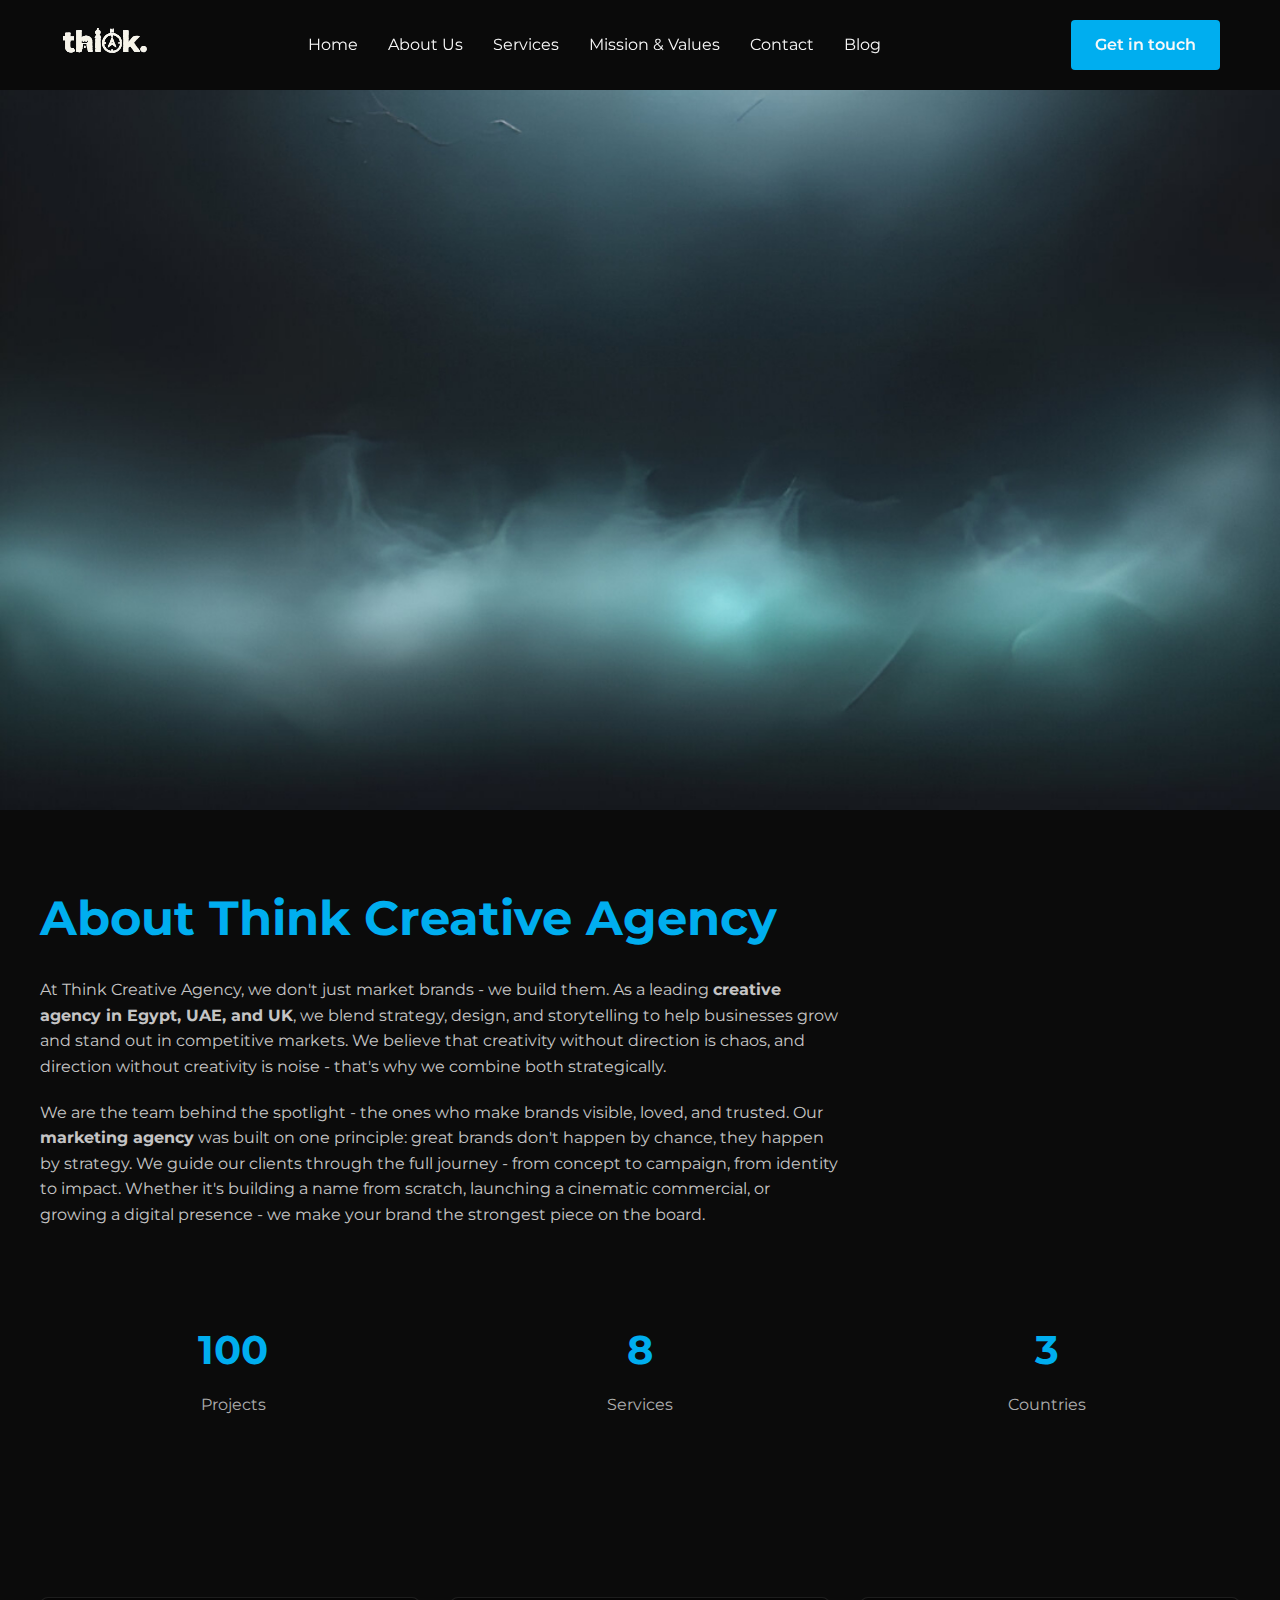
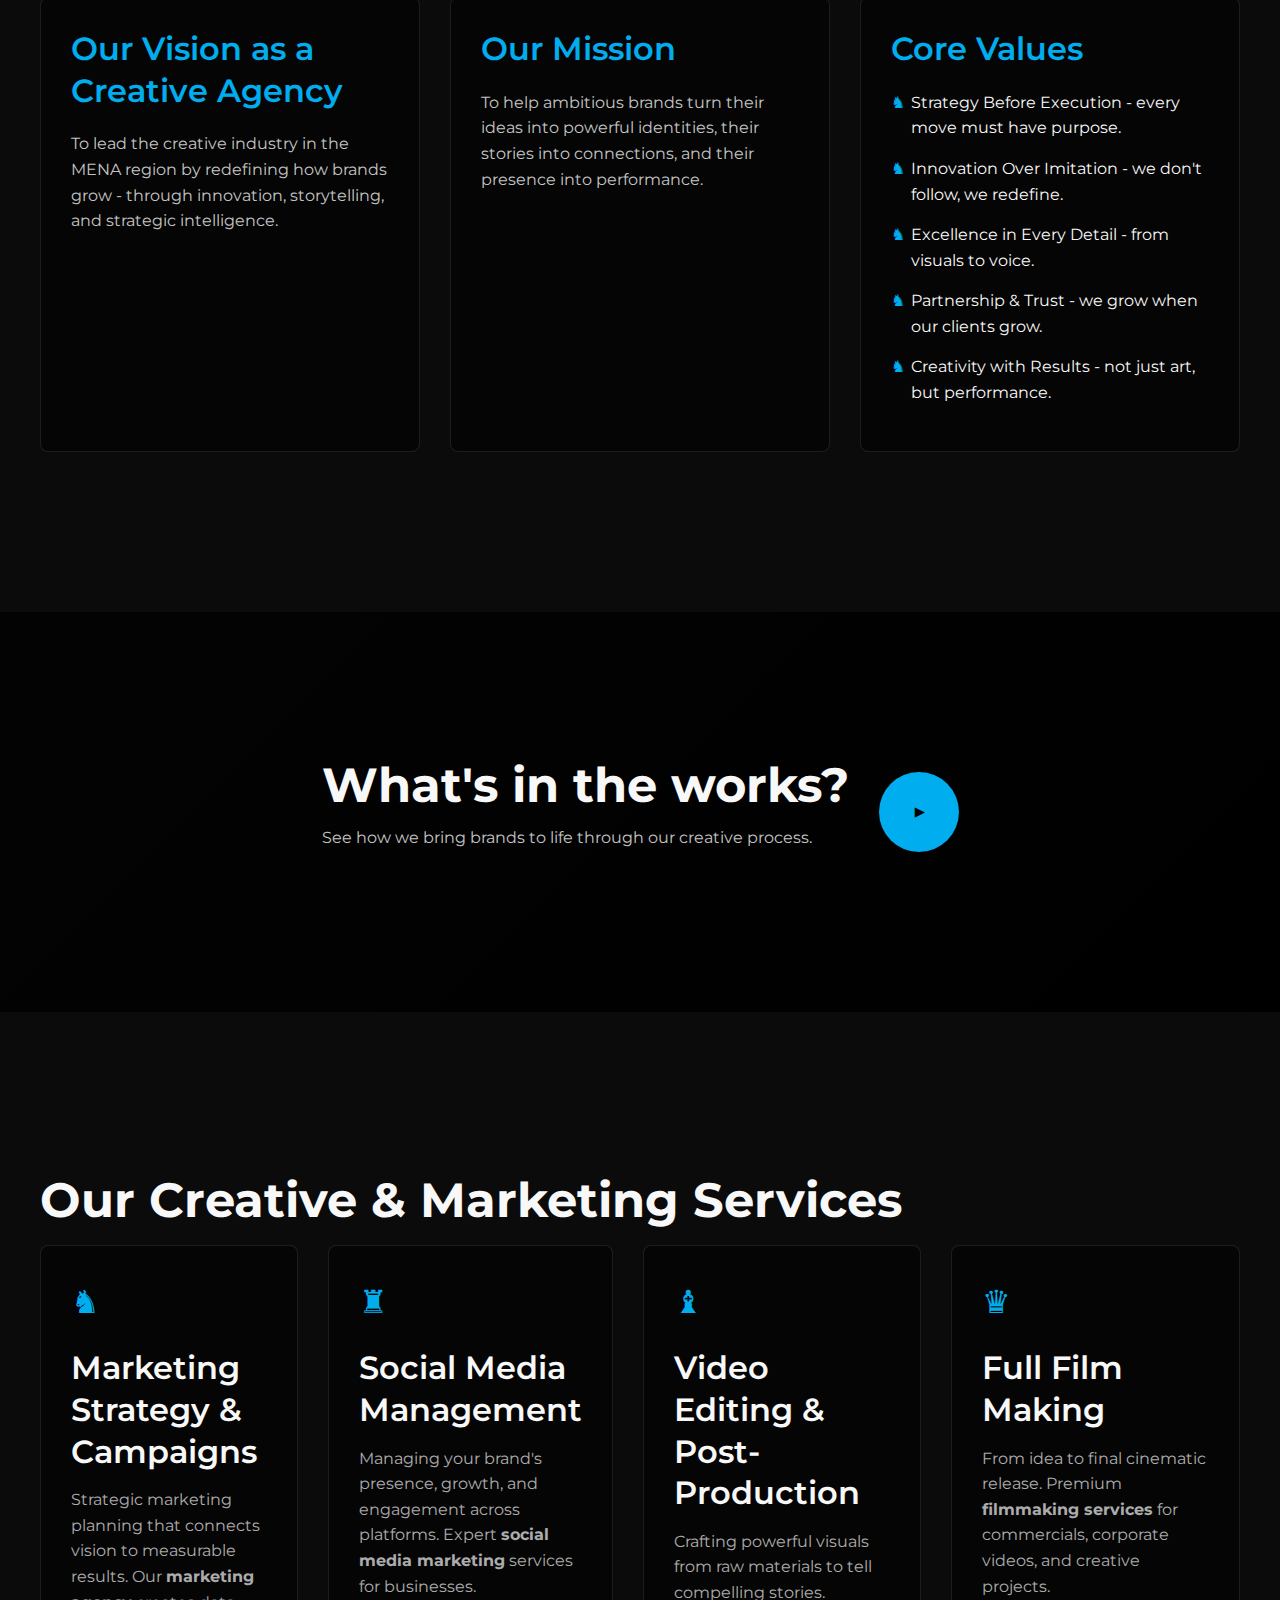
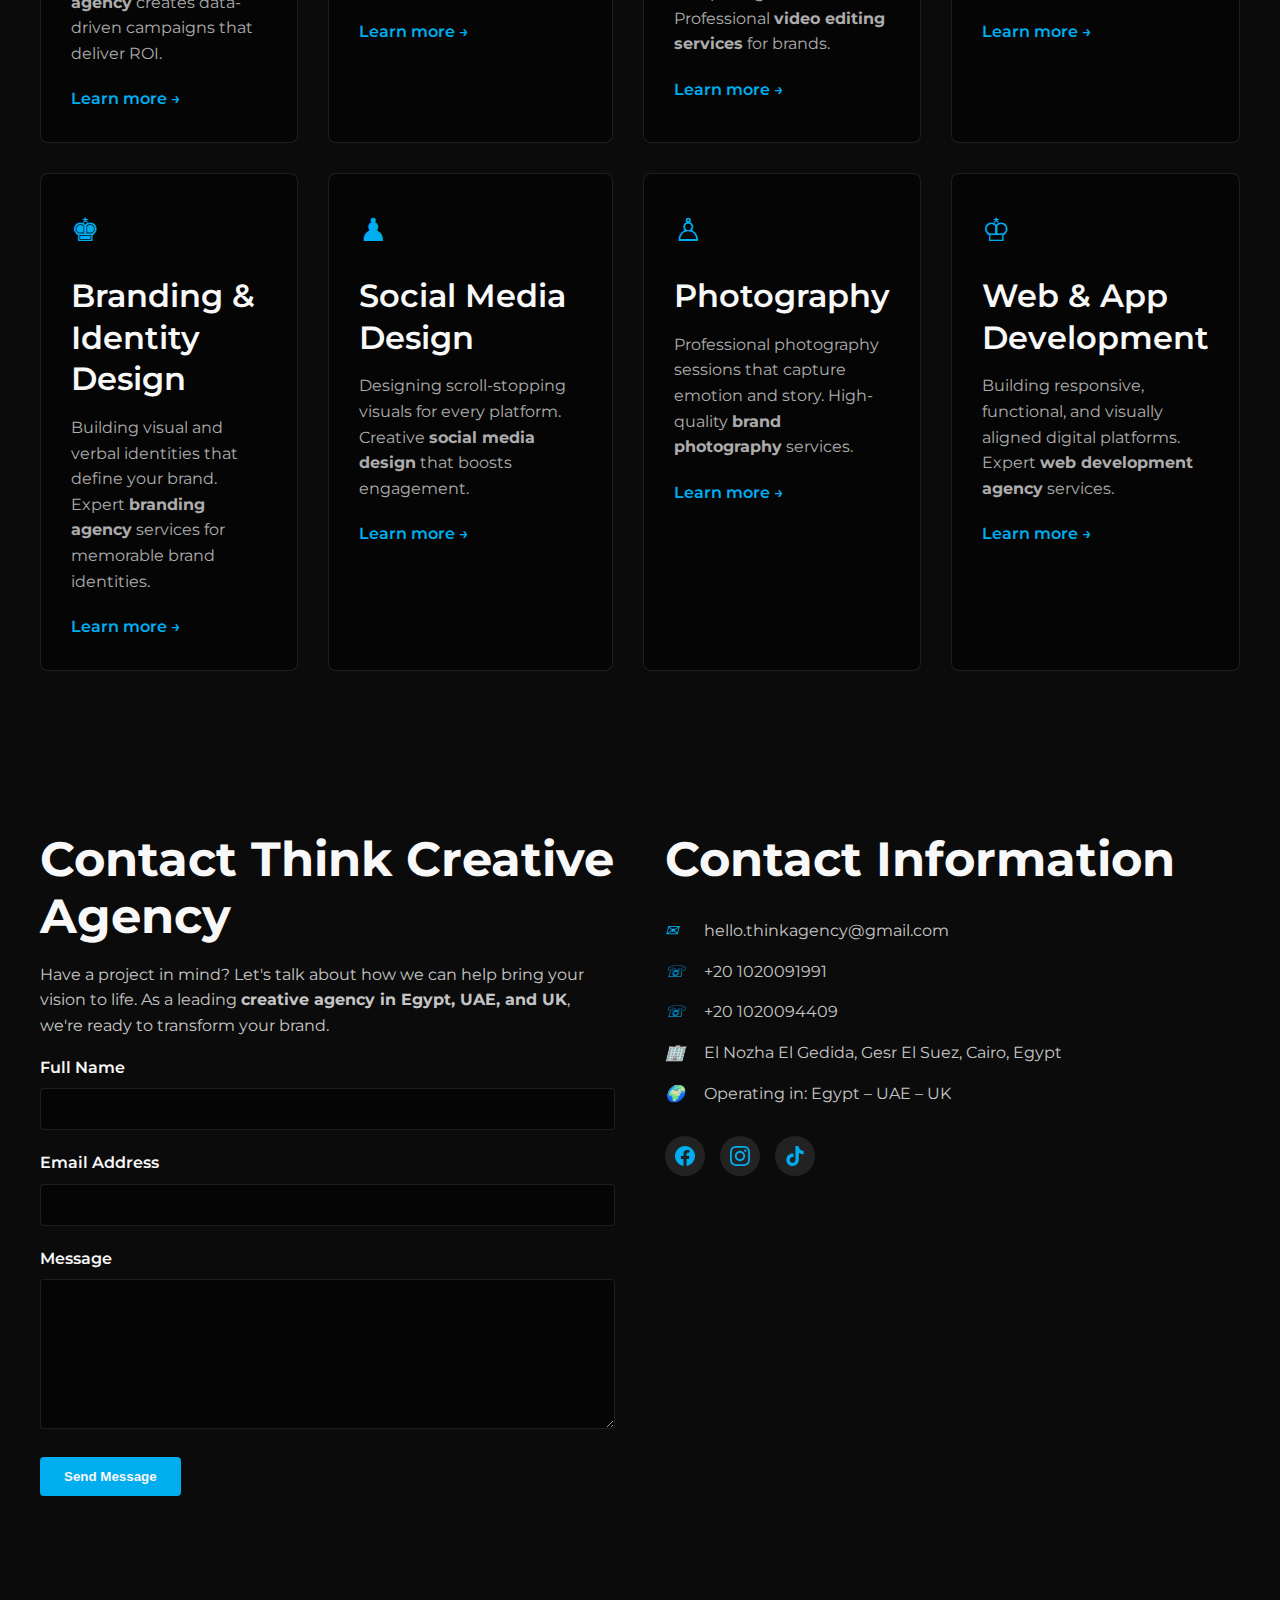
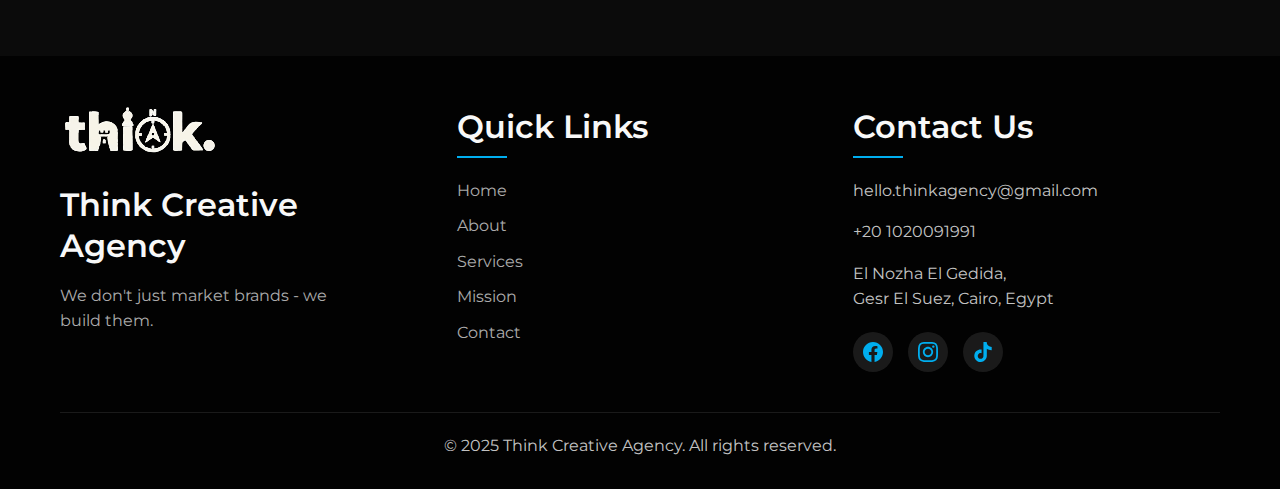
<file: index.html>
<!DOCTYPE html>
<html lang="en">

<head>
    <meta charset="UTF-8">
    <meta name="viewport" content="width=device-width, initial-scale=1.0">
    <meta name="description"
        content="Think Creative Agency | Top Marketing & Branding Agency in Egypt, UAE & UK. We blend strategy, design & storytelling to build powerful brands. Think Growth, Think Different.">

    <!-- SEO Meta Tags -->
    <meta name="robots" content="index, follow, max-snippet:-1, max-image-preview:large, max-video-preview:-1">
    <meta name="googlebot" content="index, follow, max-snippet:-1, max-image-preview:large, max-video-preview:-1">
    <meta name="bingbot" content="index, follow, max-snippet:-1, max-image-preview:large, max-video-preview:-1">
    
    <!-- Canonical URL -->
    <link rel="canonical" href="https://thinkagency.net" />

    <!-- Open Graph / Social Meta Tags -->
    <meta property="og:title" content="Think Creative Agency | Marketing & Branding Experts">
    <meta property="og:description"
        content="Top creative agency in Egypt, UAE & UK. We help ambitious brands turn ideas into powerful identities, stories into connections, and presence into performance.">
    <meta property="og:image" content="https://thinkagency.net/assets/images/og-image.jpg">
    <meta property="og:url" content="https://thinkagency.net">
    <meta property="og:type" content="website">
    <meta property="og:site_name" content="Think Creative Agency">
    <meta property="og:locale" content="en_US">

    <!-- Twitter Meta Tags -->
    <meta name="twitter:card" content="summary_large_image">
    <meta name="twitter:title" content="Think Creative Agency | Marketing & Branding Experts">
    <meta name="twitter:description"
        content="Top creative agency in Egypt, UAE & UK. We help ambitious brands turn ideas into powerful identities, stories into connections, and presence into performance.">
    <meta name="twitter:image" content="https://thinkagency.net/assets/images/og-image.jpg">
    
    <!-- Force favicon refresh -->
    <meta name="theme-color" content="#00aeef">
    
    <!-- hreflang tags for multilingual support -->
    <link rel="alternate" hreflang="en" href="https://thinkagency.net" />
    <link rel="alternate" hreflang="ar" href="https://thinkagency.net/ar" />
    <link rel="alternate" hreflang="x-default" href="https://thinkagency.net" />

    <title>Think Creative Agency | Top Marketing & Branding Agency Egypt, UAE, UK</title>

    <!-- Preconnect to Google Fonts -->
    <link rel="preconnect" href="https://fonts.googleapis.com">
    <link rel="preconnect" href="https://fonts.gstatic.com" crossorigin>

    <!-- Google Fonts with optimized loading -->
    <link rel="preload" as="style" href="https://fonts.googleapis.com/css2?family=Montserrat:wght@300;400;500;600;700;800&family=Cairo:wght@300;400;600;700&display=swap">
    <link rel="stylesheet" href="https://fonts.googleapis.com/css2?family=Montserrat:wght@300;400;500;600;700;800&family=Cairo:wght@300;400;600;700&display=swap" media="print" onload="this.media='all'">
    <noscript>
      <link rel="stylesheet" href="https://fonts.googleapis.com/css2?family=Montserrat:wght@300;400;500;600;700;800&family=Cairo:wght@300;400;600;700&display=swap">
    </noscript>

    <!-- Compiled CSS -->
    <link rel="stylesheet" href="css/main.css">
    
    <!-- Favicon -->
    <link rel="icon" type="image/x-icon" href="/favicon.ico?v=1.0">
    <link rel="icon" type="image/png" sizes="32x32" href="/favicon-32x32.png?v=1.0">
    <link rel="icon" type="image/png" sizes="16x16" href="/favicon-16x16.png?v=1.0">
    <link rel="apple-touch-icon" sizes="180x180" href="/apple-touch-icon.png?v=1.0">
    
    <!-- Critical CSS for above-the-fold content -->
    <style>
      /* Critical styles for hero section */
      .hero {
        min-height: 80vh;
        display: flex;
        align-items: center;
        position: relative;
        overflow: hidden;
      }
      
      .hero::before {
        content: "";
        position: absolute;
        top: 0;
        left: 0;
        right: 0;
        bottom: 0;
        background: linear-gradient(135deg, rgba(0, 0, 0, 0.7) 0%, rgba(11, 11, 11, 0.9) 100%);
        z-index: -1;
      }
      
      .hero-title {
        font-size: clamp(2.5rem, 5vw, 4rem);
        font-weight: 800;
        line-height: 1.1;
        margin-bottom: 20px;
      }
      
      .accent {
        color: #00aeef;
      }
      
      /* Performance optimization for mobile */
      @media (max-width: 767px) {
        .hero-title {
          font-size: clamp(2rem, 8vw, 3rem);
        }
      }
    </style>
</head>

<body class="page-dark">
    <!-- Header -->
    <header class="site-header" role="banner">
        <div class="container header-inner">
            <a class="logo" href="/">
                <img src="assets/logo/think-logo-horizontal.svg" alt="Think Creative Agency - Top Marketing & Branding Agency">
            </a>

            <nav class="main-nav" role="navigation" aria-label="Main navigation">
                <ul>
                    <li><a href="#home">Home</a></li>
                    <li><a href="#about">About Us</a></li>
                    <li><a href="#services">Services</a></li>
                    <li><a href="#mission">Mission & Values</a></li>
                    <li><a href="#contact">Contact</a></li>
                    <li><a href="/blog/">Blog</a></li>
                </ul>
            </nav>

            <a class="cta btn-primary" href="#contact">Get in touch</a>

            <button class="mobile-menu" aria-label="Open menu" aria-expanded="false">
                <span>☰</span>
            </button>
        </div>
    </header>

    <main>
        <!-- Hero Section -->
        <section id="home" class="hero">
            <div class="hero-inner">
                <h1 class="hero-title">Think Growth, Think <span class="accent">Different.</span></h1>
                <p class="hero-sub">Top Creative & Marketing Agency in Egypt, UAE & UK | Transforming Ideas into Powerful Brand Identities</p>
                <div class="hero-ctas">
                    <a class="btn-primary" href="#contact">Start Your Brand Journey</a>
                    <a class="btn-ghost" href="#services">Explore Our Services</a>
                </div>
            </div>
        </section>

        <!-- About Section -->
        <section id="about" class="about container section">
            <div class="about-content">
                <h2 class="accent">About Think Creative Agency</h2>
                <p>At Think Creative Agency, we don't just market brands - we build them. As a leading <strong>creative agency in Egypt, UAE, and UK</strong>, we blend strategy, design, and storytelling to help businesses grow and stand out in competitive markets. We believe that creativity without direction is chaos, and direction without creativity is noise - that's why we combine both strategically.</p>
                <p>We are the team behind the spotlight - the ones who make brands visible, loved, and trusted. Our <strong>marketing agency</strong> was built on one principle: great brands don't happen by chance, they happen by strategy. We guide our clients through the full journey - from concept to campaign, from identity to impact. Whether it's building a name from scratch, launching a cinematic commercial, or growing a digital presence - we make your brand the strongest piece on the board.</p>
            </div>

            <div class="stats">
                <div class="stat-item">
                    <div class="stat-number" data-count="100">100</div>
                    <div class="stat-label">Projects</div>
                </div>

                <div class="stat-item">
                    <div class="stat-number" data-count="8">8</div>
                    <div class="stat-label">Services</div>
                </div>

                <div class="stat-item">
                    <div class="stat-number" data-count="3">3</div>
                    <div class="stat-label">Countries</div>
                </div>
            </div>
        </section>

        <!-- Mission/Vision/Values Section -->
        <section id="mission" class="mission container section">
            <div class="mission-grid">
                <div class="mission-card">
                    <h3>Our Vision as a Creative Agency</h3>
                    <p>To lead the creative industry in the MENA region by redefining how brands grow - through innovation, storytelling, and strategic intelligence.</p>
                </div>

                <div class="mission-card">
                    <h3>Our Mission</h3>
                    <p>To help ambitious brands turn their ideas into powerful identities, their stories into connections, and their presence into performance.</p>
                </div>

                <div class="mission-card">
                    <h3>Core Values</h3>
                    <ul>
                        <li>Strategy Before Execution - every move must have purpose.</li>
                        <li>Innovation Over Imitation - we don't follow, we redefine.</li>
                        <li>Excellence in Every Detail - from visuals to voice.</li>
                        <li>Partnership & Trust - we grow when our clients grow.</li>
                        <li>Creativity with Results - not just art, but performance.</li>
                    </ul>
                </div>
            </div>
        </section>

        <!-- Video Strip -->
        <section id="video" class="video-strip">
            <div class="video-content">
                <div class="video-text">
                    <h2>What's in the works?</h2>
                    <p>See how we bring brands to life through our creative process.</p>
                </div>
                <div class="video-play" role="button" tabindex="0" aria-label="Play video">
                    ▶
                </div>
            </div>
        </section>

        <!-- Services Section -->
        <section id="services" class="services container section">
            <h2>Our Creative & Marketing Services</h2>
            <div class="services-grid">
                <div class="service-card">
                    <div class="service-icon">♞</div>
                    <h3>Marketing Strategy & Campaigns</h3>
                    <p>Strategic marketing planning that connects vision to measurable results. Our <strong>marketing agency</strong> creates data-driven campaigns that deliver ROI.</p>
                    <a href="#">Learn more →</a>
                </div>

                <div class="service-card">
                    <div class="service-icon">♜</div>
                    <h3>Social Media Management</h3>
                    <p>Managing your brand's presence, growth, and engagement across platforms. Expert <strong>social media marketing</strong> services for businesses.</p>
                    <a href="#">Learn more →</a>
                </div>

                <div class="service-card">
                    <div class="service-icon">♝</div>
                    <h3>Video Editing & Post-Production</h3>
                    <p>Crafting powerful visuals from raw materials to tell compelling stories. Professional <strong>video editing services</strong> for brands.</p>
                    <a href="#">Learn more →</a>
                </div>

                <div class="service-card">
                    <div class="service-icon">♛</div>
                    <h3>Full Film Making</h3>
                    <p>From idea to final cinematic release. Premium <strong>filmmaking services</strong> for commercials, corporate videos, and creative projects.</p>
                    <a href="#">Learn more →</a>
                </div>

                <div class="service-card">
                    <div class="service-icon">♚</div>
                    <h3>Branding & Identity Design</h3>
                    <p>Building visual and verbal identities that define your brand. Expert <strong>branding agency</strong> services for memorable brand identities.</p>
                    <a href="#">Learn more →</a>
                </div>

                <div class="service-card">
                    <div class="service-icon">♟</div>
                    <h3>Social Media Design</h3>
                    <p>Designing scroll-stopping visuals for every platform. Creative <strong>social media design</strong> that boosts engagement.</p>
                    <a href="#">Learn more →</a>
                </div>

                <div class="service-card">
                    <div class="service-icon">♙</div>
                    <h3>Photography</h3>
                    <p>Professional photography sessions that capture emotion and story. High-quality <strong>brand photography</strong> services.</p>
                    <a href="#">Learn more →</a>
                </div>

                <div class="service-card">
                    <div class="service-icon">♔</div>
                    <h3>Web & App Development</h3>
                    <p>Building responsive, functional, and visually aligned digital platforms. Expert <strong>web development agency</strong> services.</p>
                    <a href="#">Learn more →</a>
                </div>
            </div>
        </section>

        <!-- Contact Section -->
        <section id="contact" class="contact container section">
            <div class="contact-form">
                <h2>Contact Think Creative Agency</h2>
                <p>Have a project in mind? Let's talk about how we can help bring your vision to life. As a leading <strong>creative agency in Egypt, UAE, and UK</strong>, we're ready to transform your brand.</p>

                <form id="contactForm" action="https://formspree.io/f/mgvnrndb" method="POST">
                    <div class="form-group">
                        <label for="name">Full Name</label>
                        <input type="text" id="name" name="name" required>
                    </div>

                    <div class="form-group">
                        <label for="email">Email Address</label>
                        <input type="email" id="email" name="email" required>
                    </div>

                    <div class="form-group">
                        <label for="message">Message</label>
                        <textarea id="message" name="message" required></textarea>
                    </div>

                    <input type="hidden" name="_subject" value="New Message from Think Creative Website!">
                    <button type="submit" class="btn-primary">Send Message</button>
                </form>

                <script>
                    document.getElementById("contactForm").addEventListener("submit", async function (e) {
                        e.preventDefault();
                        const form = e.target;

                        const response = await fetch(form.action, {
                            method: form.method,
                            body: new FormData(form),
                            headers: { 'Accept': 'application/json' }
                        });

                        if (response.ok) {
                            alert("✅ Message sent successfully!");
                            form.reset();
                        } else {
                            alert("❌ Something went wrong. Please try again later.");
                        }
                    });
                </script>


            </div>

            <div class="contact-info">
                <h2>Contact Information</h2>
                <div class="contact-details">
                    <p>
                        <i>✉</i>
                        <span>hello.thinkagency@gmail.com</span>
                    </p>
                    <p>
                        <i>☏</i>
                        <span>+20 1020091991</span>
                    </p>
                    <p>
                        <i>☏</i>
                        <span>+20 1020094409</span>
                    </p>
                    <p>
                        <i>🏢</i>
                        <span>El Nozha El Gedida, Gesr El Suez, Cairo, Egypt</span>
                    </p>
                    <p>
                        <i>🌍</i>
                        <span>Operating in: Egypt – UAE – UK</span>
                    </p>
                </div>

                <div class="social-links">
                    <a href="https://www.facebook.com/thinkcreativegency" aria-label="Facebook" target="_blank">
                        <img src="assets/icons/social/facebook.svg" alt="Think Creative Agency Facebook">
                    </a>
                    <a href="https://www.instagram.com/thinkagency.eg" aria-label="Instagram" target="_blank">
                        <img src="assets/icons/social/instagram.svg" alt="Think Creative Agency Instagram">
                    </a>
                    <a href="https://www.tiktok.com/@thinkagency.eg" aria-label="TikTok" target="_blank">
                        <img src="assets/icons/social/tiktok.svg" alt="Think Creative Agency TikTok">
                    </a>
                </div>
            </div>
        </section>
    </main>

    <!-- Footer -->
    <footer class="site-footer">
        <div class="container">
            <div class="footer-content">
                <div class="footer-logo">
                    <img src="assets/logo/think-logo-vertical.svg" alt="Think Creative Agency">
                    <h3>Think Creative Agency</h3>
                    <p>We don't just market brands - we build them.</p>
                </div>

                <div class="footer-links">
                    <h3>Quick Links</h3>
                    <ul>
                        <li><a href="#home">Home</a></li>
                        <li><a href="#about">About</a></li>
                        <li><a href="#services">Services</a></li>
                        <li><a href="#mission">Mission</a></li>
                        <li><a href="#contact">Contact</a></li>
                    </ul>
                </div>

                <div class="footer-contact">
                    <h3>Contact Us</h3>
                    <p>hello.thinkagency@gmail.com</p>
                    <p>+20 1020091991</p>
                    <p>El Nozha El Gedida,<br>Gesr El Suez, Cairo, Egypt</p>

                    <div class="social-links">
                        <a href="https://www.facebook.com/thinkcreativegency" aria-label="Facebook" target="_blank">
                            <img src="assets/icons/social/facebook.svg" alt="Facebook">
                        </a>
                        <a href="https://www.instagram.com/thinkagency.eg" aria-label="Instagram" target="_blank">
                            <img src="assets/icons/social/instagram.svg" alt="Instagram">
                        </a>
                        <a href="https://www.tiktok.com/@thinkagency.eg" aria-label="TikTok" target="_blank">
                            <img src="assets/icons/social/tiktok.svg" alt="TikTok">
                        </a>
                    </div>
                </div>
            </div>

            <div class="footer-bottom">
                <p>&copy; 2025 Think Creative Agency. All rights reserved.</p>

            </div>
        </div>
    </footer>

    <!-- Video Modal -->
    <div id="videoModal" class="modal" aria-hidden="true" role="dialog">
        <div class="modal-content">
            <span class="close" role="button" tabindex="0" aria-label="Close video">&times;</span>
            <div class="video-wrapper">
                <!-- Video will be inserted here -->
            </div>
        </div>
    </div>

    <!-- JavaScript -->
    <script type="module" src="js/main.js"></script>
</body>

</html>
</file>
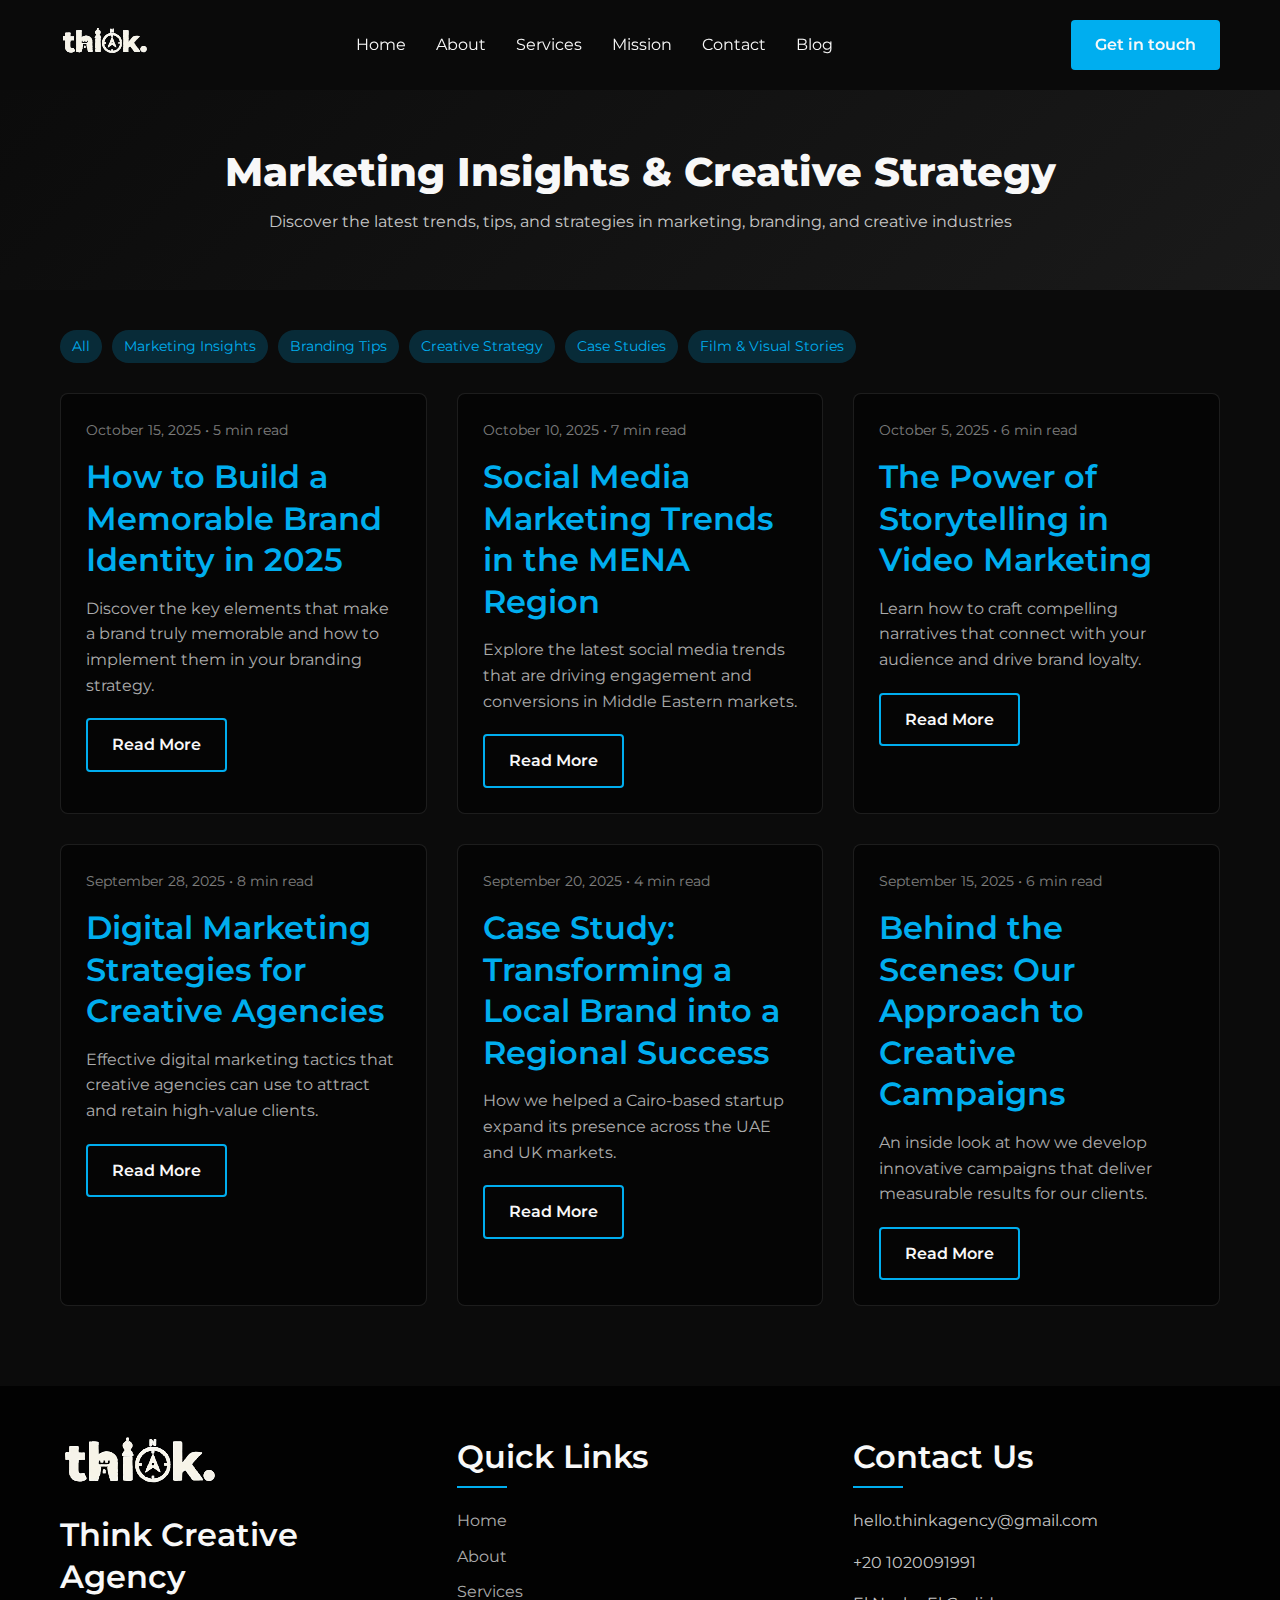
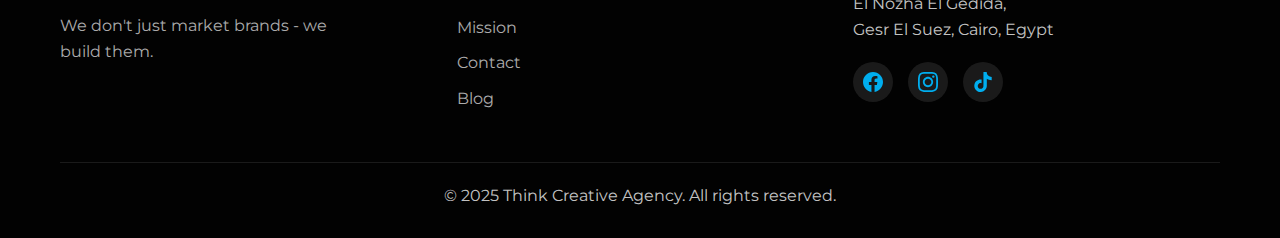
<file: blog/index.html>
<!DOCTYPE html>
<html lang="en">
<head>
    <meta charset="UTF-8">
    <meta name="viewport" content="width=device-width, initial-scale=1.0">
    <meta name="description" content="Marketing Insights, Branding Tips, and Creative Strategy from Think Creative Agency - Top Marketing & Branding Agency in Egypt, UAE & UK.">
    
    <!-- SEO Meta Tags -->
    <meta name="robots" content="index, follow">
    <link rel="canonical" href="https://thinkagency.net/blog/" />
    
    <!-- Open Graph -->
    <meta property="og:title" content="Marketing Insights & Creative Strategy Blog | Think Creative Agency">
    <meta property="og:description" content="Discover marketing insights, branding tips, and creative strategies from Think Creative Agency - Top Marketing & Branding Agency in Egypt, UAE & UK.">
    <meta property="og:image" content="https://thinkagency.net/assets/images/blog-og-image.jpg">
    <meta property="og:url" content="https://thinkagency.net/blog/">
    <meta property="og:type" content="website">
    
    <!-- Twitter -->
    <meta name="twitter:card" content="summary_large_image">
    <meta name="twitter:title" content="Marketing Insights & Creative Strategy Blog | Think Creative Agency">
    <meta name="twitter:description" content="Discover marketing insights, branding tips, and creative strategies from Think Creative Agency.">
    <meta name="twitter:image" content="https://thinkagency.net/assets/images/blog-og-image.jpg">
    
    <!-- Force favicon refresh -->
    <meta name="theme-color" content="#00aeef">
    
    <title>Marketing Insights & Creative Strategy Blog | Think Creative Agency</title>
    
    <!-- Preconnect to Google Fonts -->
    <link rel="preconnect" href="https://fonts.googleapis.com">
    <link rel="preconnect" href="https://fonts.gstatic.com" crossorigin>
    
    <!-- Google Fonts -->
    <link href="https://fonts.googleapis.com/css2?family=Montserrat:wght@300;400;500;600;700;800&family=Cairo:wght@300;400;600;700&display=swap" rel="stylesheet">
    
    <!-- CSS -->
    <link rel="stylesheet" href="../css/main.css">
    
    <!-- Favicon -->
    <link rel="icon" type="image/x-icon" href="/favicon.ico?v=1.0">
    <link rel="icon" type="image/png" sizes="32x32" href="/favicon-32x32.png?v=1.0">
    <link rel="icon" type="image/png" sizes="16x16" href="/favicon-16x16.png?v=1.0">
    <link rel="apple-touch-icon" sizes="180x180" href="/apple-touch-icon.png?v=1.0">
    
    <style>
        .blog-header {
            text-align: center;
            padding: 60px 0 40px;
            background: linear-gradient(135deg, #0B0B0B 0%, #1a1a1a 100%);
            margin-bottom: 40px;
        }
        
        .blog-header h1 {
            font-size: 2.5rem;
            margin-bottom: 15px;
        }
        
        .blog-grid {
            display: grid;
            grid-template-columns: repeat(auto-fill, minmax(300px, 1fr));
            gap: 30px;
            margin-bottom: 60px;
        }
        
        .blog-card {
            background-color: rgba(0,0,0,.5);
            border-radius: 8px;
            padding: 25px;
            transition: all .3s ease;
            border: 1px solid rgba(248,248,248,.1);
        }
        
        .blog-card:hover {
            transform: translateY(-5px);
            border-color: #00aeef;
            box-shadow: 0 10px 20px rgba(0,0,0,.3);
        }
        
        .blog-card h3 {
            color: #00aeef;
            margin-bottom: 15px;
        }
        
        .blog-card p {
            color: rgba(248,248,248,.7);
            margin-bottom: 20px;
        }
        
        .blog-meta {
            font-size: 0.875rem;
            color: rgba(248,248,248,.5);
            margin-bottom: 15px;
        }
        
        .blog-categories {
            display: flex;
            flex-wrap: wrap;
            gap: 10px;
            margin-bottom: 30px;
        }
        
        .category-tag {
            background-color: rgba(0,174,239,.2);
            color: #00aeef;
            padding: 5px 12px;
            border-radius: 20px;
            font-size: 0.875rem;
        }
    </style>
</head>
<body class="page-dark">
    <!-- Header -->
    <header class="site-header" role="banner">
        <div class="container header-inner">
            <a class="logo" href="/">
                <img src="../assets/logo/think-logo-horizontal.svg" alt="Think Creative Agency">
            </a>

            <nav class="main-nav" role="navigation" aria-label="Main navigation">
                <ul>
                    <li><a href="/">Home</a></li>
                    <li><a href="/#about">About</a></li>
                    <li><a href="/#services">Services</a></li>
                    <li><a href="/#mission">Mission</a></li>
                    <li><a href="/#contact">Contact</a></li>
                    <li><a href="/blog/" class="active">Blog</a></li>
                </ul>
            </nav>

            <a class="cta btn-primary" href="/#contact">Get in touch</a>

            <button class="mobile-menu" aria-label="Open menu" aria-expanded="false">
                <span>☰</span>
            </button>
        </div>
    </header>

    <main>
        <section class="blog-header">
            <div class="container">
                <h1>Marketing Insights & Creative Strategy</h1>
                <p>Discover the latest trends, tips, and strategies in marketing, branding, and creative industries</p>
            </div>
        </section>

        <section class="container">
            <div class="blog-categories">
                <span class="category-tag">All</span>
                <span class="category-tag">Marketing Insights</span>
                <span class="category-tag">Branding Tips</span>
                <span class="category-tag">Creative Strategy</span>
                <span class="category-tag">Case Studies</span>
                <span class="category-tag">Film & Visual Stories</span>
            </div>

            <div class="blog-grid">
                <article class="blog-card">
                    <div class="blog-meta">October 15, 2025 • 5 min read</div>
                    <h3>How to Build a Memorable Brand Identity in 2025</h3>
                    <p>Discover the key elements that make a brand truly memorable and how to implement them in your branding strategy.</p>
                    <a href="brand-identity-2025.html" class="btn-ghost">Read More</a>
                </article>

                <article class="blog-card">
                    <div class="blog-meta">October 10, 2025 • 7 min read</div>
                    <h3>Social Media Marketing Trends in the MENA Region</h3>
                    <p>Explore the latest social media trends that are driving engagement and conversions in Middle Eastern markets.</p>
                    <a href="social-media-mena-trends.html" class="btn-ghost">Read More</a>
                </article>

                <article class="blog-card">
                    <div class="blog-meta">October 5, 2025 • 6 min read</div>
                    <h3>The Power of Storytelling in Video Marketing</h3>
                    <p>Learn how to craft compelling narratives that connect with your audience and drive brand loyalty.</p>
                    <a href="video-storytelling.html" class="btn-ghost">Read More</a>
                </article>

                <article class="blog-card">
                    <div class="blog-meta">September 28, 2025 • 8 min read</div>
                    <h3>Digital Marketing Strategies for Creative Agencies</h3>
                    <p>Effective digital marketing tactics that creative agencies can use to attract and retain high-value clients.</p>
                    <a href="agency-marketing-strategies.html" class="btn-ghost">Read More</a>
                </article>

                <article class="blog-card">
                    <div class="blog-meta">September 20, 2025 • 4 min read</div>
                    <h3>Case Study: Transforming a Local Brand into a Regional Success</h3>
                    <p>How we helped a Cairo-based startup expand its presence across the UAE and UK markets.</p>
                    <a href="local-to-regional-brand.html" class="btn-ghost">Read More</a>
                </article>

                <article class="blog-card">
                    <div class="blog-meta">September 15, 2025 • 6 min read</div>
                    <h3>Behind the Scenes: Our Approach to Creative Campaigns</h3>
                    <p>An inside look at how we develop innovative campaigns that deliver measurable results for our clients.</p>
                    <a href="creative-campaign-process.html" class="btn-ghost">Read More</a>
                </article>
            </div>
        </section>
    </main>

    <!-- Footer -->
    <footer class="site-footer">
        <div class="container">
            <div class="footer-content">
                <div class="footer-logo">
                    <img src="../assets/logo/think-logo-vertical.svg" alt="Think Creative Agency">
                    <h3>Think Creative Agency</h3>
                    <p>We don't just market brands - we build them.</p>
                </div>

                <div class="footer-links">
                    <h3>Quick Links</h3>
                    <ul>
                        <li><a href="/">Home</a></li>
                        <li><a href="/#about">About</a></li>
                        <li><a href="/#services">Services</a></li>
                        <li><a href="/#mission">Mission</a></li>
                        <li><a href="/#contact">Contact</a></li>
                        <li><a href="/blog/">Blog</a></li>
                    </ul>
                </div>

                <div class="footer-contact">
                    <h3>Contact Us</h3>
                    <p>hello.thinkagency@gmail.com</p>
                    <p>+20 1020091991</p>
                    <p>El Nozha El Gedida,<br>Gesr El Suez, Cairo, Egypt</p>

                    <div class="social-links">
                        <a href="https://www.facebook.com/thinkcreativegency" aria-label="Facebook" target="_blank">
                            <img src="../assets/icons/social/facebook.svg" alt="Facebook">
                        </a>
                        <a href="https://www.instagram.com/thinkagency.eg" aria-label="Instagram" target="_blank">
                            <img src="../assets/icons/social/instagram.svg" alt="Instagram">
                        </a>
                        <a href="https://www.tiktok.com/@thinkagency.eg" aria-label="TikTok" target="_blank">
                            <img src="../assets/icons/social/tiktok.svg" alt="TikTok">
                        </a>
                    </div>
                </div>
            </div>

            <div class="footer-bottom">
                <p>&copy; 2025 Think Creative Agency. All rights reserved.</p>
            </div>
        </div>
    </footer>

    <script>
        // Simple category filtering
        document.querySelectorAll('.category-tag').forEach(tag => {
            tag.addEventListener('click', function() {
                document.querySelectorAll('.category-tag').forEach(t => t.classList.remove('active'));
                this.classList.add('active');
                // In a real implementation, this would filter the blog posts
            });
        });
    </script>
</body>
</html>
</file>
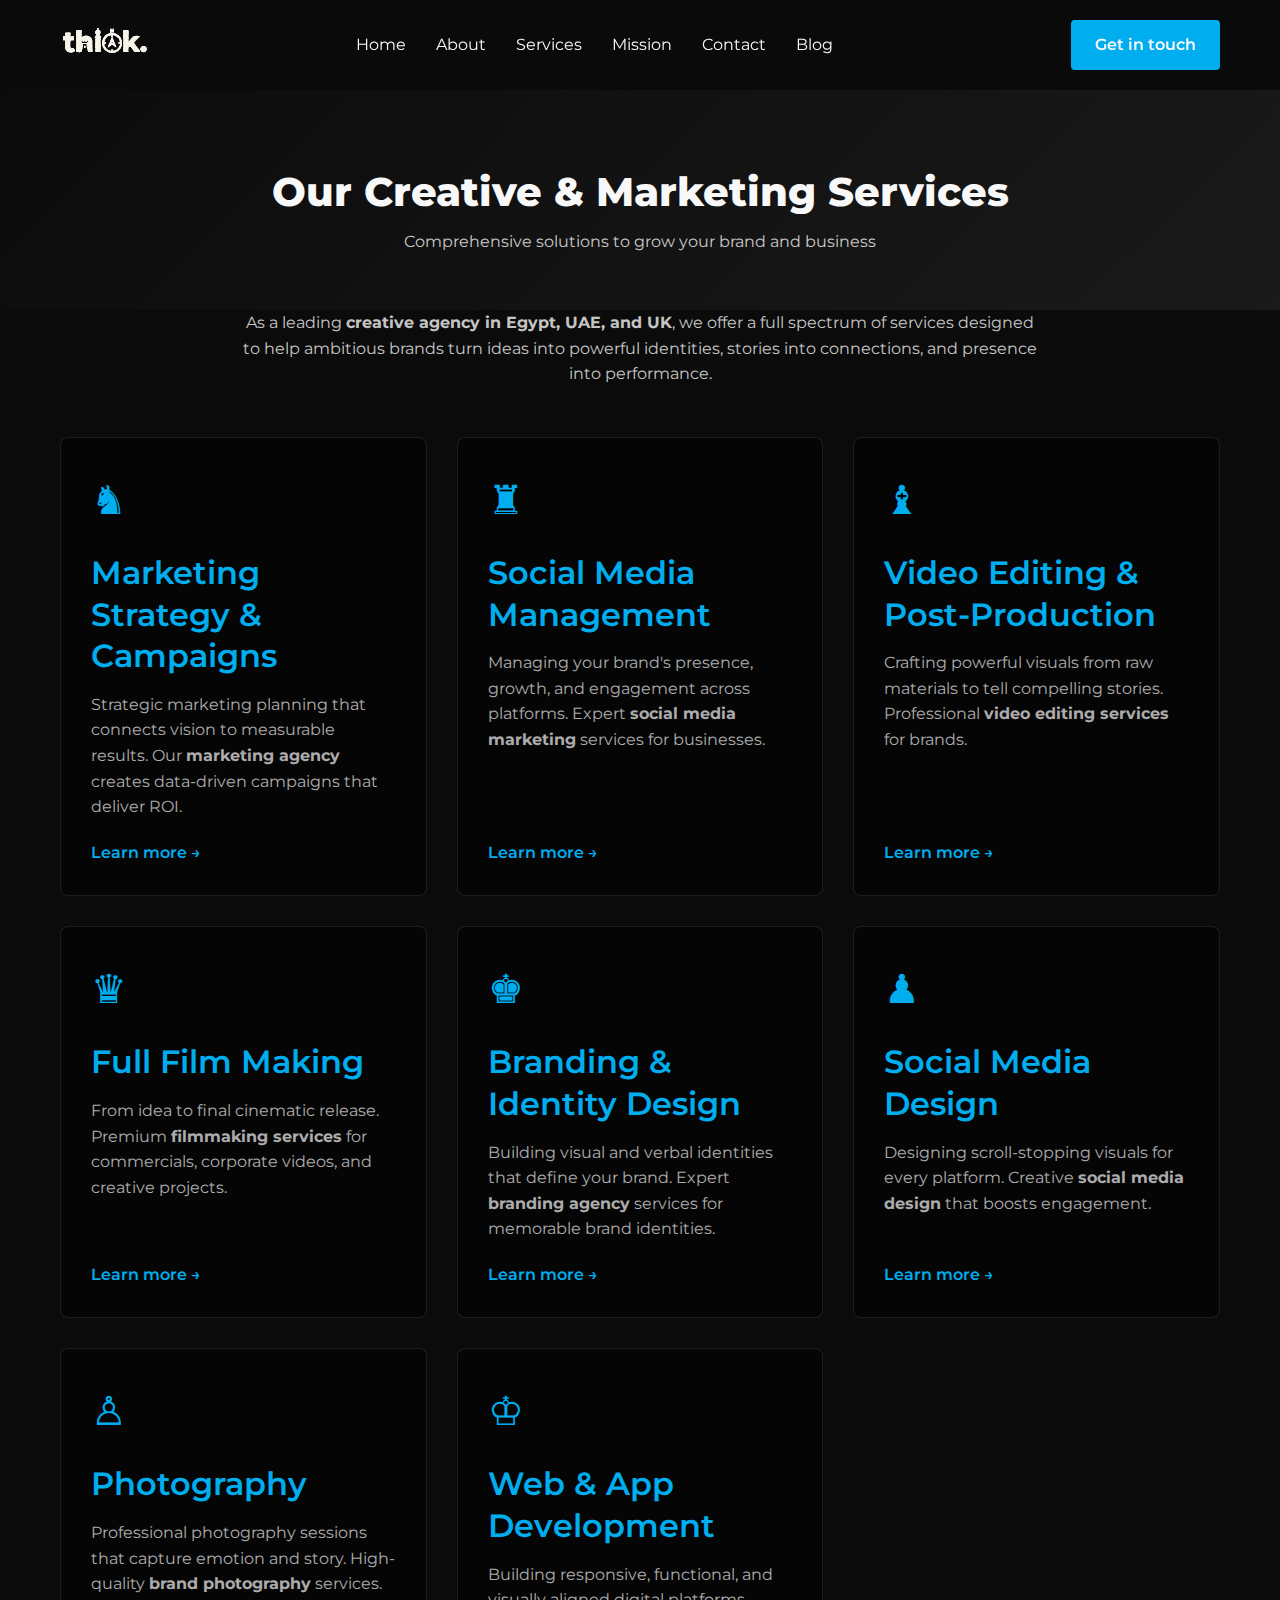
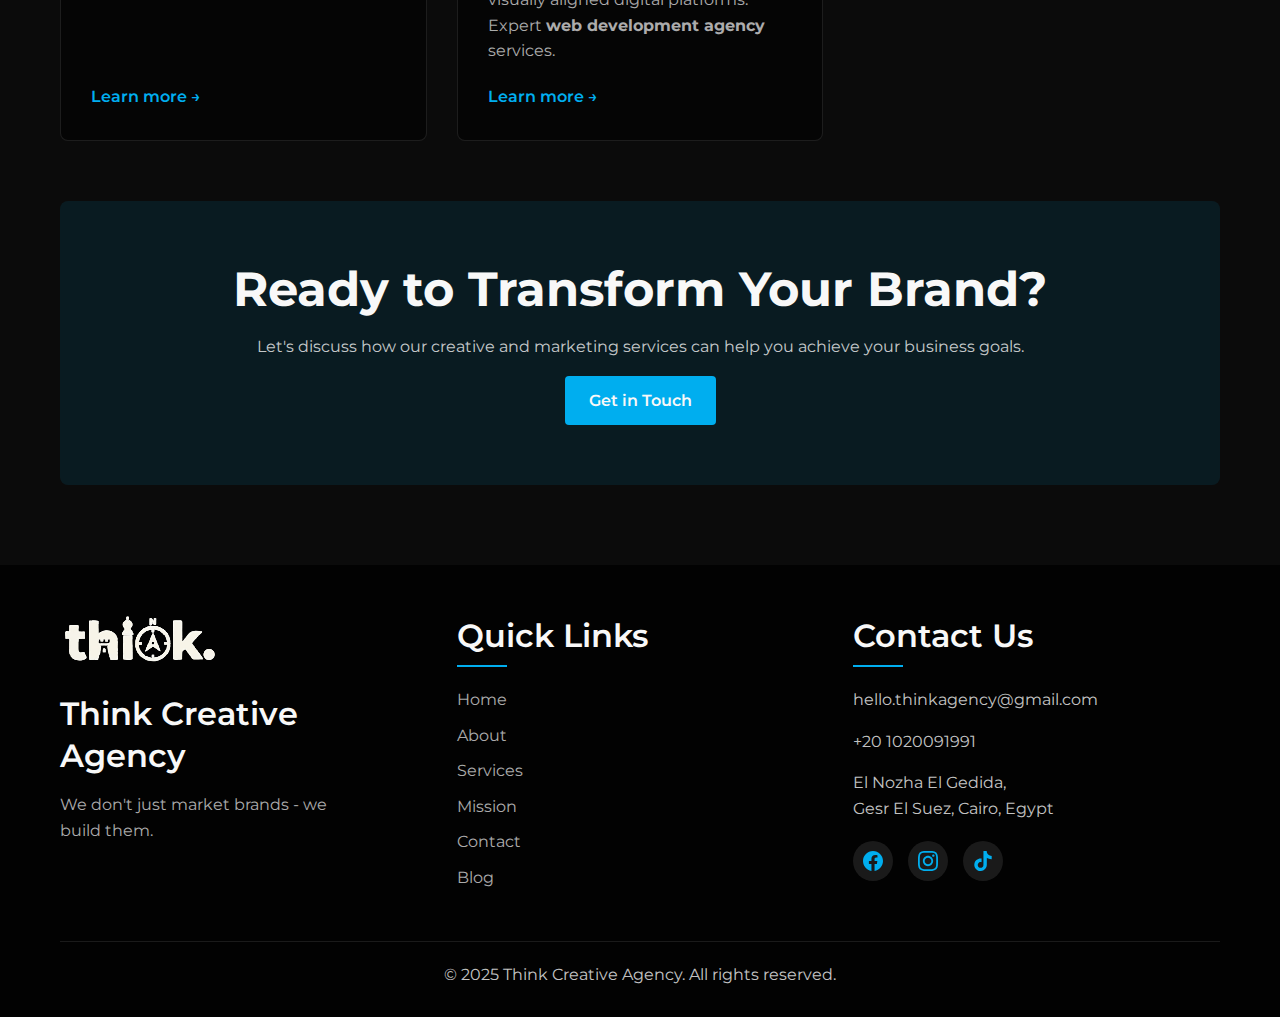
<file: services/index.html>
<!DOCTYPE html>
<html lang="en">
<head>
    <meta charset="UTF-8">
    <meta name="viewport" content="width=device-width, initial-scale=1.0">
    <meta name="description" content="Explore our full range of creative and marketing services. From branding to video production, we help businesses in Egypt, UAE, and UK grow through strategic creative solutions.">
    
    <!-- SEO Meta Tags -->
    <meta name="robots" content="index, follow">
    <link rel="canonical" href="https://thinkagency.net/services/" />
    
    <!-- Open Graph -->
    <meta property="og:title" content="Our Services | Think Creative Agency">
    <meta property="og:description" content="Explore our full range of creative and marketing services. From branding to video production, we help businesses grow through strategic creative solutions.">
    <meta property="og:image" content="https://thinkagency.net/assets/images/services-og.jpg">
    <meta property="og:url" content="https://thinkagency.net/services/">
    <meta property="og:type" content="website">
    
    <!-- Twitter -->
    <meta name="twitter:card" content="summary_large_image">
    <meta name="twitter:title" content="Our Services | Think Creative Agency">
    <meta name="twitter:description" content="Explore our full range of creative and marketing services. From branding to video production, we help businesses grow through strategic creative solutions.">
    <meta name="twitter:image" content="https://thinkagency.net/assets/images/services-og.jpg">
    
    <!-- Force favicon refresh -->
    <meta name="theme-color" content="#00aeef">
    
    <title>Our Services | Think Creative Agency</title>
    
    <!-- Preconnect to Google Fonts -->
    <link rel="preconnect" href="https://fonts.googleapis.com">
    <link rel="preconnect" href="https://fonts.gstatic.com" crossorigin>
    
    <!-- Google Fonts -->
    <link href="https://fonts.googleapis.com/css2?family=Montserrat:wght@300;400;500;600;700;800&family=Cairo:wght@300;400;600;700&display=swap" rel="stylesheet">
    
    <!-- CSS -->
    <link rel="stylesheet" href="../css/main.css">
    
    <!-- Favicon -->
    <link rel="icon" type="image/x-icon" href="/favicon.ico?v=1.0">
    <link rel="icon" type="image/png" sizes="32x32" href="/favicon-32x32.png?v=1.0">
    <link rel="icon" type="image/png" sizes="16x16" href="/favicon-16x16.png?v=1.0">
    <link rel="apple-touch-icon" sizes="180x180" href="/apple-touch-icon.png?v=1.0">
    
    <style>
        .services-header {
            padding: 80px 0 40px;
            background: linear-gradient(135deg, #0B0B0B 0%, #1a1a1a 100%);
            text-align: center;
        }
        
        .services-header h1 {
            font-size: 2.5rem;
            margin-bottom: 15px;
        }
        
        .services-intro {
            max-width: 800px;
            margin: 0 auto 50px;
            text-align: center;
        }
        
        .services-grid {
            display: grid;
            grid-template-columns: repeat(auto-fill, minmax(300px, 1fr));
            gap: 30px;
            margin-bottom: 60px;
        }
        
        .service-card {
            background-color: rgba(0,0,0,.5);
            border-radius: 8px;
            padding: 30px;
            transition: all .3s ease;
            border: 1px solid rgba(248,248,248,.1);
            height: 100%;
            display: flex;
            flex-direction: column;
        }
        
        .service-card:hover {
            transform: translateY(-5px);
            border-color: #00aeef;
            box-shadow: 0 10px 20px rgba(0,0,0,.3);
        }
        
        .service-card .service-icon {
            font-size: 2.5rem;
            margin-bottom: 20px;
            color: #00aeef;
        }
        
        .service-card h3 {
            color: #00aeef;
            margin-bottom: 15px;
        }
        
        .service-card p {
            color: rgba(248,248,248,.7);
            margin-bottom: 20px;
            flex-grow: 1;
        }
        
        .service-card a {
            color: #00aeef;
            font-weight: 600;
            display: inline-flex;
            align-items: center;
            gap: 5px;
            text-decoration: none;
        }
        
        .service-card a:hover {
            color: rgb(35,195.1673640167,255);
        }
        
        .cta-section {
            text-align: center;
            padding: 60px 0;
            background-color: rgba(0,174,239,.1);
            border-radius: 8px;
            margin: 60px 0;
        }
    </style>
</head>
<body class="page-dark">
    <!-- Header -->
    <header class="site-header" role="banner">
        <div class="container header-inner">
            <a class="logo" href="/">
                <img src="../assets/logo/think-logo-horizontal.svg" alt="Think Creative Agency">
            </a>

            <nav class="main-nav" role="navigation" aria-label="Main navigation">
                <ul>
                    <li><a href="/">Home</a></li>
                    <li><a href="/#about">About</a></li>
                    <li><a href="/#services">Services</a></li>
                    <li><a href="/#mission">Mission</a></li>
                    <li><a href="/#contact">Contact</a></li>
                    <li><a href="/blog/">Blog</a></li>
                </ul>
            </nav>

            <a class="cta btn-primary" href="/#contact">Get in touch</a>

            <button class="mobile-menu" aria-label="Open menu" aria-expanded="false">
                <span>☰</span>
            </button>
        </div>
    </header>

    <main>
        <header class="services-header">
            <div class="container">
                <h1>Our Creative & Marketing Services</h1>
                <p>Comprehensive solutions to grow your brand and business</p>
            </div>
        </header>

        <div class="container">
            <div class="services-intro">
                <p>As a leading <strong>creative agency in Egypt, UAE, and UK</strong>, we offer a full spectrum of services designed to help ambitious brands turn ideas into powerful identities, stories into connections, and presence into performance.</p>
            </div>

            <div class="services-grid">
                <div class="service-card">
                    <div class="service-icon">♞</div>
                    <h3>Marketing Strategy & Campaigns</h3>
                    <p>Strategic marketing planning that connects vision to measurable results. Our <strong>marketing agency</strong> creates data-driven campaigns that deliver ROI.</p>
                    <a href="marketing-strategy.html">Learn more →</a>
                </div>

                <div class="service-card">
                    <div class="service-icon">♜</div>
                    <h3>Social Media Management</h3>
                    <p>Managing your brand's presence, growth, and engagement across platforms. Expert <strong>social media marketing</strong> services for businesses.</p>
                    <a href="#">Learn more →</a>
                </div>

                <div class="service-card">
                    <div class="service-icon">♝</div>
                    <h3>Video Editing & Post-Production</h3>
                    <p>Crafting powerful visuals from raw materials to tell compelling stories. Professional <strong>video editing services</strong> for brands.</p>
                    <a href="#">Learn more →</a>
                </div>

                <div class="service-card">
                    <div class="service-icon">♛</div>
                    <h3>Full Film Making</h3>
                    <p>From idea to final cinematic release. Premium <strong>filmmaking services</strong> for commercials, corporate videos, and creative projects.</p>
                    <a href="#">Learn more →</a>
                </div>

                <div class="service-card">
                    <div class="service-icon">♚</div>
                    <h3>Branding & Identity Design</h3>
                    <p>Building visual and verbal identities that define your brand. Expert <strong>branding agency</strong> services for memorable brand identities.</p>
                    <a href="branding-identity.html">Learn more →</a>
                </div>

                <div class="service-card">
                    <div class="service-icon">♟</div>
                    <h3>Social Media Design</h3>
                    <p>Designing scroll-stopping visuals for every platform. Creative <strong>social media design</strong> that boosts engagement.</p>
                    <a href="#">Learn more →</a>
                </div>

                <div class="service-card">
                    <div class="service-icon">♙</div>
                    <h3>Photography</h3>
                    <p>Professional photography sessions that capture emotion and story. High-quality <strong>brand photography</strong> services.</p>
                    <a href="#">Learn more →</a>
                </div>

                <div class="service-card">
                    <div class="service-icon">♔</div>
                    <h3>Web & App Development</h3>
                    <p>Building responsive, functional, and visually aligned digital platforms. Expert <strong>web development agency</strong> services.</p>
                    <a href="#">Learn more →</a>
                </div>
            </div>

            <div class="cta-section">
                <h2>Ready to Transform Your Brand?</h2>
                <p>Let's discuss how our creative and marketing services can help you achieve your business goals.</p>
                <a href="/#contact" class="btn-primary">Get in Touch</a>
            </div>
        </div>
    </main>

    <!-- Footer -->
    <footer class="site-footer">
        <div class="container">
            <div class="footer-content">
                <div class="footer-logo">
                    <img src="../assets/logo/think-logo-vertical.svg" alt="Think Creative Agency">
                    <h3>Think Creative Agency</h3>
                    <p>We don't just market brands - we build them.</p>
                </div>

                <div class="footer-links">
                    <h3>Quick Links</h3>
                    <ul>
                        <li><a href="/">Home</a></li>
                        <li><a href="/#about">About</a></li>
                        <li><a href="/#services">Services</a></li>
                        <li><a href="/#mission">Mission</a></li>
                        <li><a href="/#contact">Contact</a></li>
                        <li><a href="/blog/">Blog</a></li>
                    </ul>
                </div>

                <div class="footer-contact">
                    <h3>Contact Us</h3>
                    <p>hello.thinkagency@gmail.com</p>
                    <p>+20 1020091991</p>
                    <p>El Nozha El Gedida,<br>Gesr El Suez, Cairo, Egypt</p>

                    <div class="social-links">
                        <a href="https://www.facebook.com/thinkcreativegency" aria-label="Facebook" target="_blank">
                            <img src="../assets/icons/social/facebook.svg" alt="Facebook">
                        </a>
                        <a href="https://www.instagram.com/thinkagency.eg" aria-label="Instagram" target="_blank">
                            <img src="../assets/icons/social/instagram.svg" alt="Instagram">
                        </a>
                        <a href="https://www.tiktok.com/@thinkagency.eg" aria-label="TikTok" target="_blank">
                            <img src="../assets/icons/social/tiktok.svg" alt="TikTok">
                        </a>
                    </div>
                </div>
            </div>

            <div class="footer-bottom">
                <p>&copy; 2025 Think Creative Agency. All rights reserved.</p>
            </div>
        </div>
    </footer>
</body>
</html>
</file>
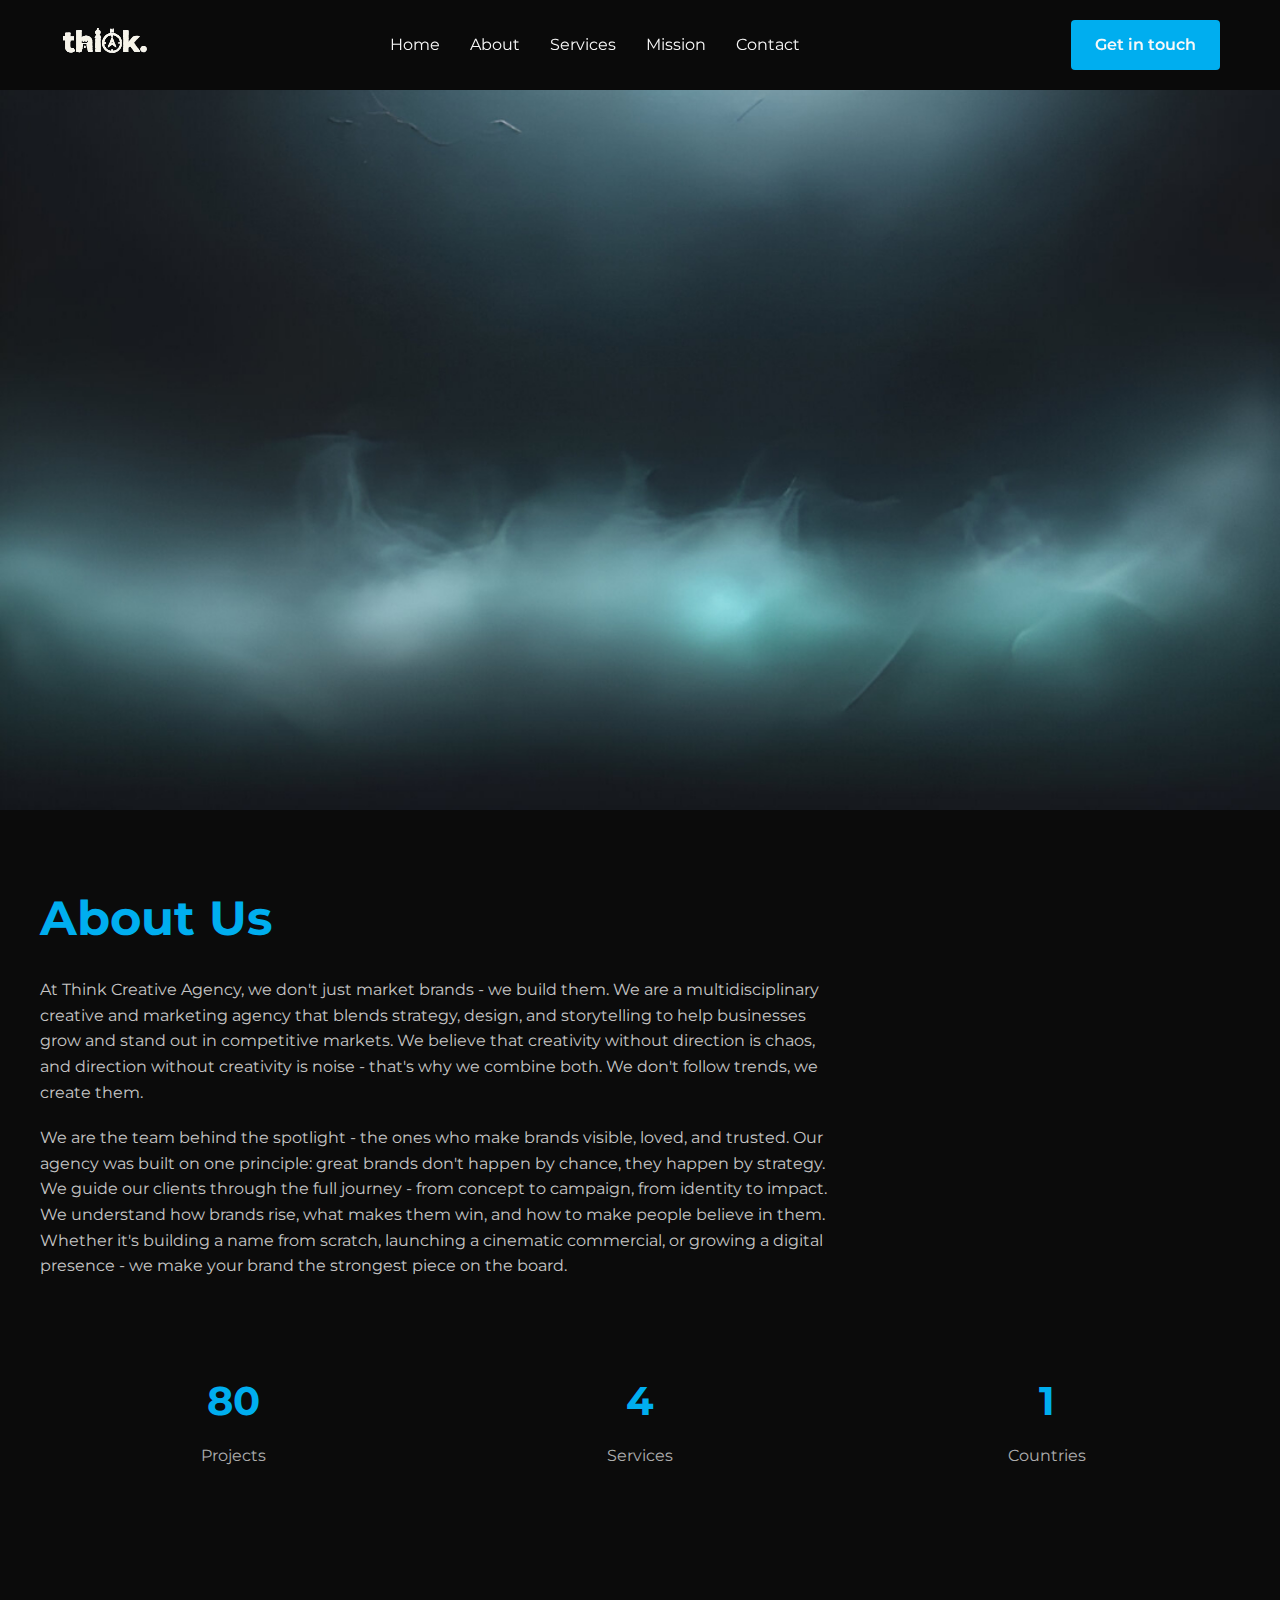
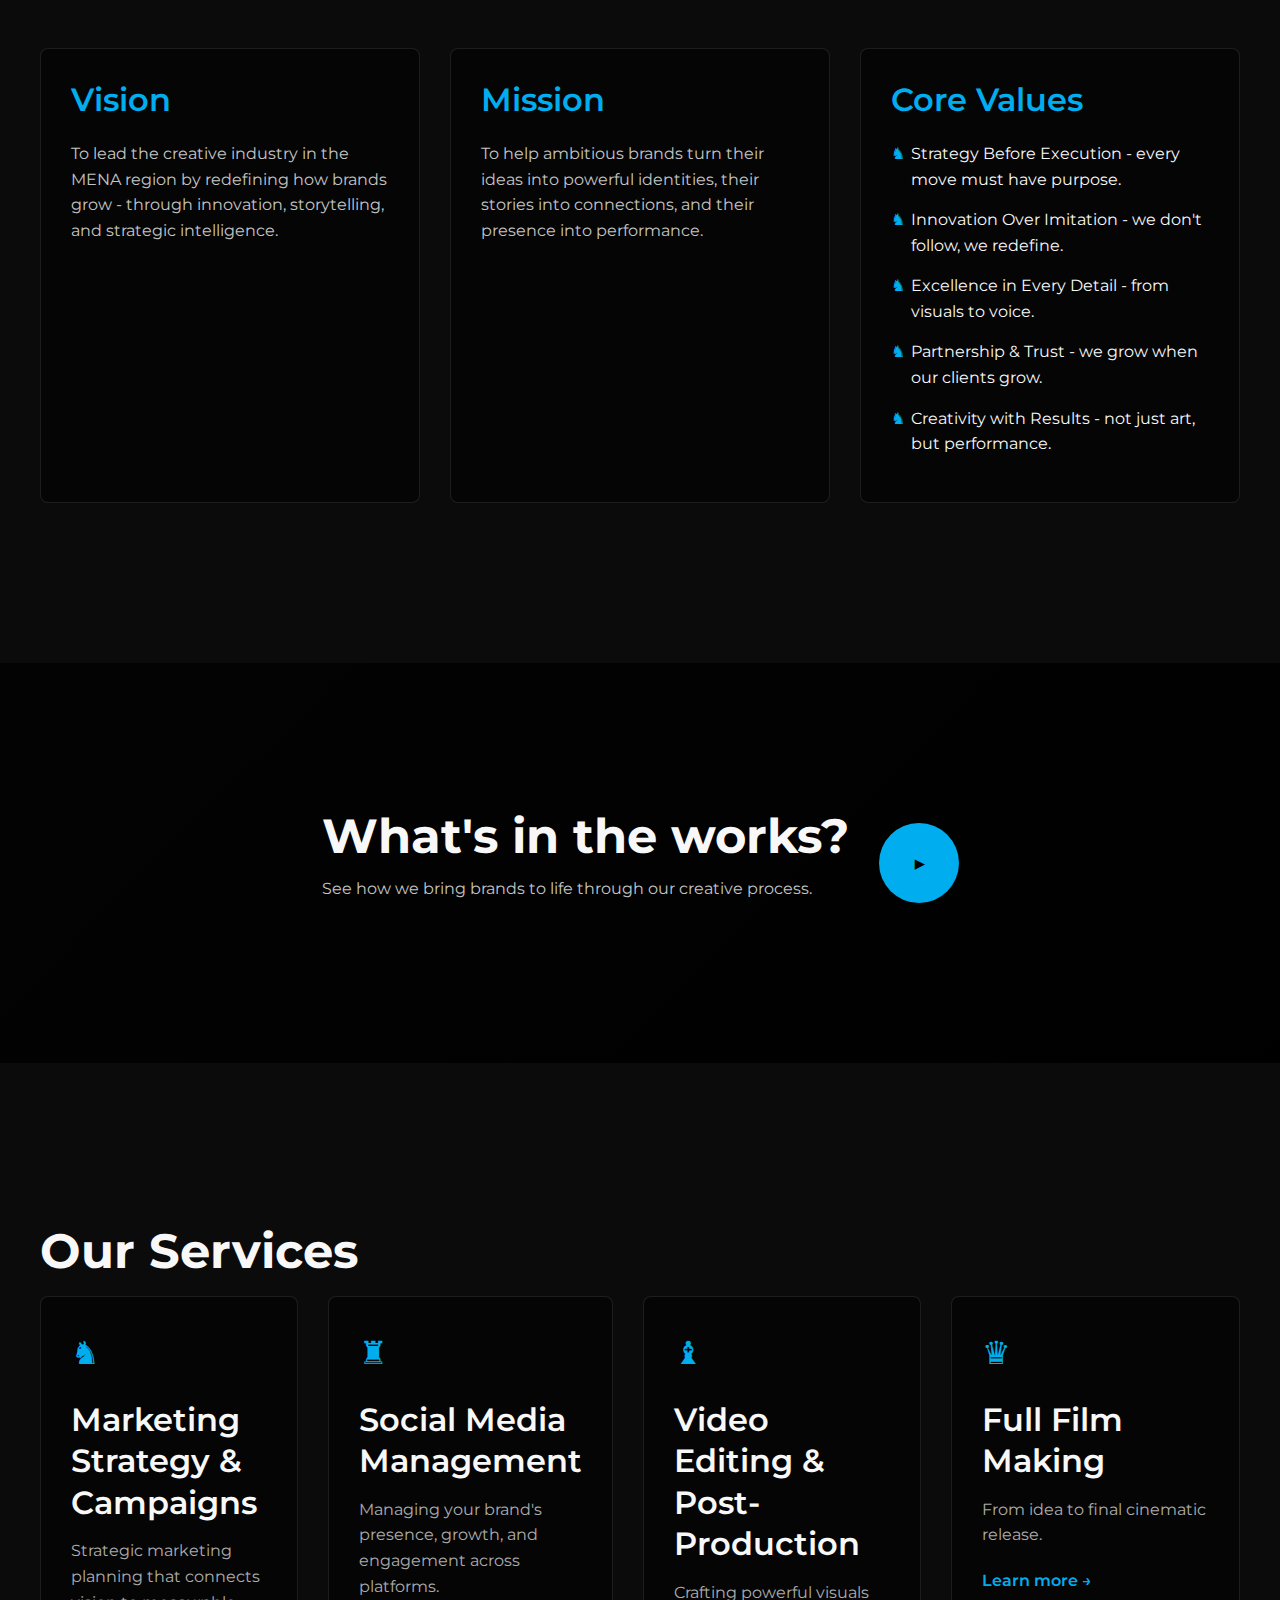
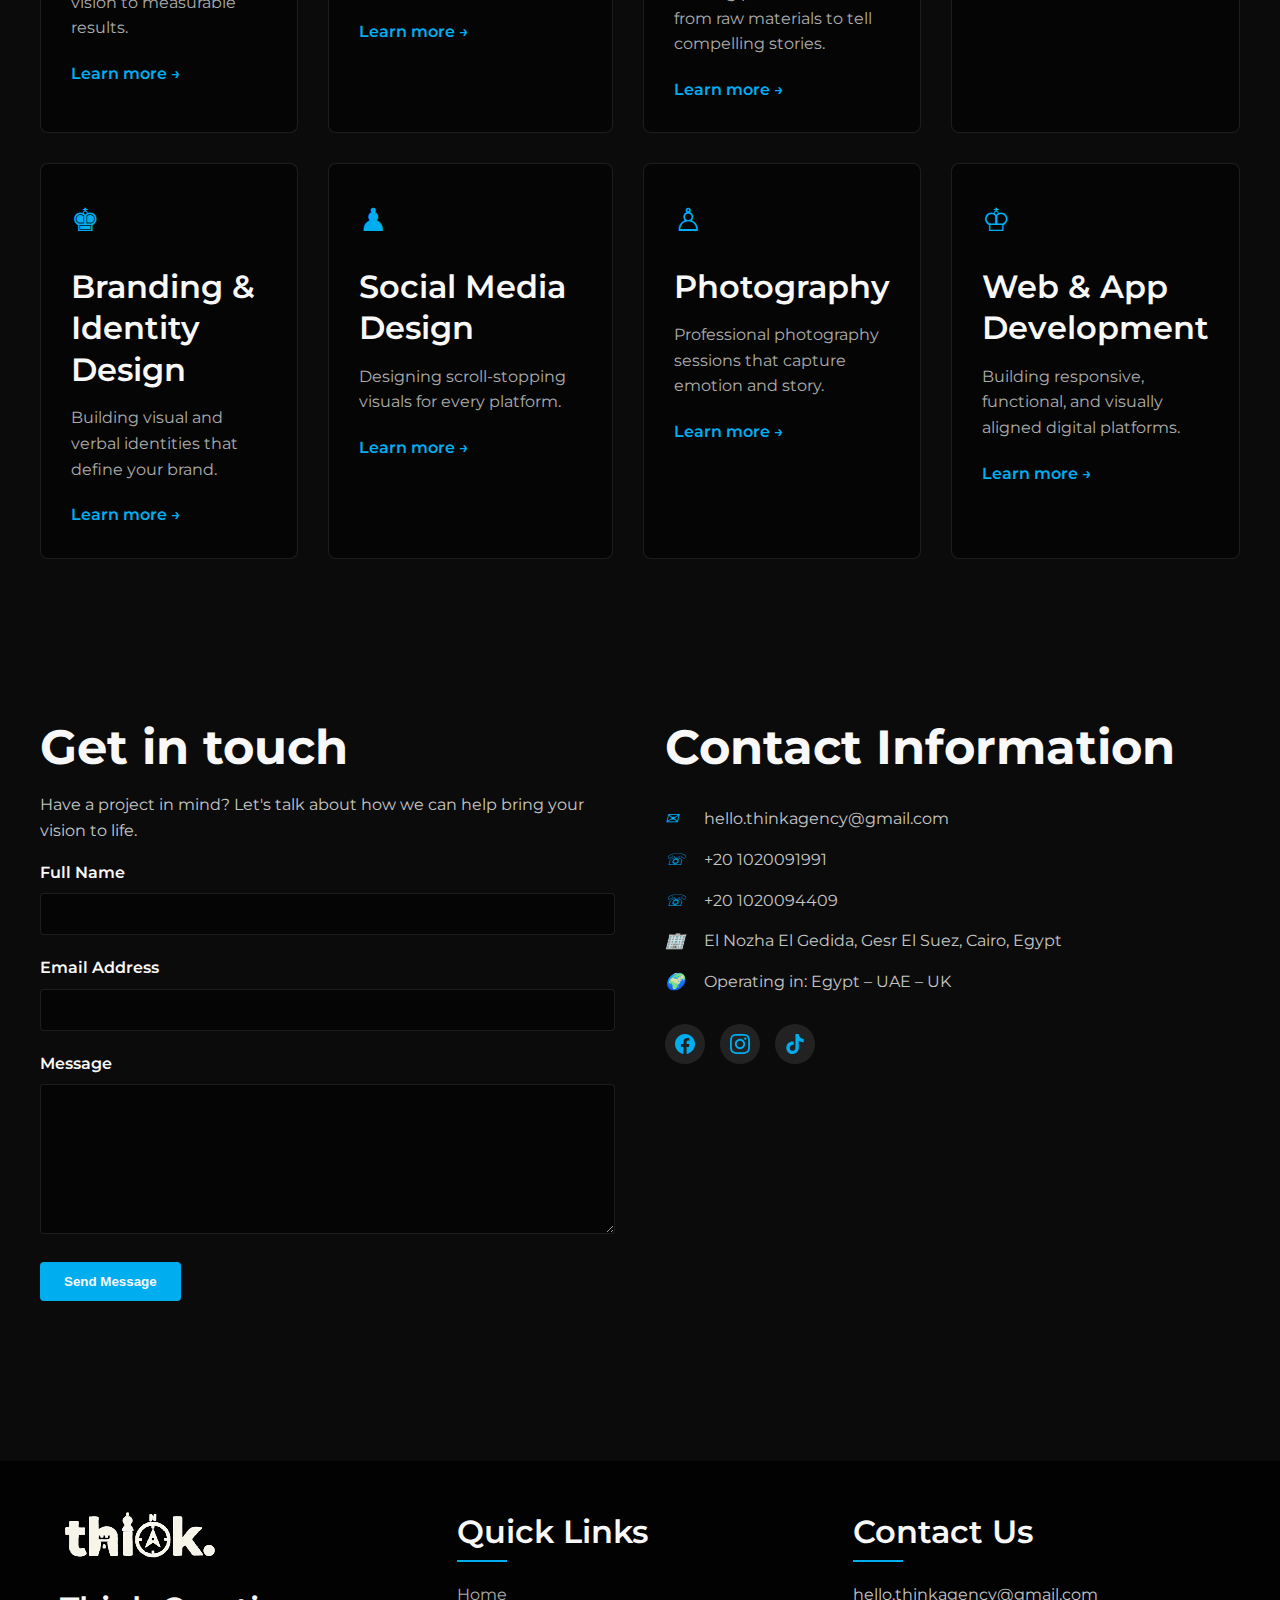
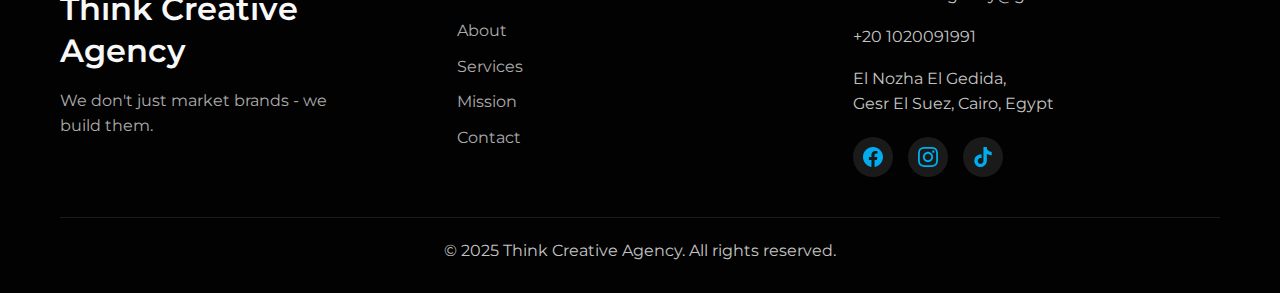
<file: Think-static-site/index.html>
<!DOCTYPE html>
<html lang="en">

<head>
    <meta charset="UTF-8">
    <meta name="viewport" content="width=device-width, initial-scale=1.0">
    <meta name="description"
        content="Think Creative Agency - Think Growth, Think Different. A multidisciplinary creative and marketing agency that blends strategy, design, and storytelling.">

    <!-- Open Graph / Social Meta Tags -->
    <meta property="og:title" content="Think Creative Agency">
    <meta property="og:description"
        content="Think Growth, Think Different. A multidisciplinary creative and marketing agency that blends strategy, design, and storytelling.">
    <meta property="og:image" content="assets/images/og-image.jpg">
    <meta property="og:url" content="https://thinkagency.net">
    <meta property="og:type" content="website">

    <!-- Twitter Meta Tags -->
    <meta name="twitter:card" content="summary_large_image">
    <meta name="twitter:title" content="Think Creative Agency">
    <meta name="twitter:description"
        content="Think Growth, Think Different. A multidisciplinary creative and marketing agency that blends strategy, design, and storytelling.">
    <meta name="twitter:image" content="assets/images/og-image.jpg">

    <!-- Structured Data -->
    <script type="application/ld+json">
  {
    "@context": "https://schema.org",
    "@type": "Organization",
    "name": "Think Creative Agency",
    "url": "https://thinkagency.net",
    "logo": "assets/logo/think-logo-horizontal.svg",
    "sameAs": [
      "https://www.facebook.com/thinkcreativegency",
      "https://www.instagram.com/thinkagency.eg",
      "https://www.tiktok.com/@thinkagency.eg"
    ]
  }
  </script>

    <title>Think Creative Agency</title>

    <!-- Preconnect to Google Fonts -->
    <link rel="preconnect" href="https://fonts.googleapis.com">
    <link rel="preconnect" href="https://fonts.gstatic.com" crossorigin>

    <!-- Google Fonts -->
    <link
        href="https://fonts.googleapis.com/css2?family=Montserrat:wght@300;400;500;600;700;800&family=Cairo:wght@300;400;600;700&display=swap"
        rel="stylesheet">

    <!-- Compiled CSS -->
    <link rel="stylesheet" href="css/main.css">
</head>

<body class="page-dark">
    <!-- Header -->
    <header class="site-header" role="banner">
        <div class="container header-inner">
            <a class="logo" href="/">
                <img src="assets/logo/think-logo-horizontal.svg" alt="Think Creative Agency">
            </a>

            <nav class="main-nav" role="navigation" aria-label="Main navigation">
                <ul>
                    <li><a href="#home">Home</a></li>
                    <li><a href="#about">About</a></li>
                    <li><a href="#services">Services</a></li>
                    <li><a href="#mission">Mission</a></li>
                    <li><a href="#contact">Contact</a></li>
                </ul>
            </nav>

            <a class="cta btn-primary" href="#contact">Get in touch</a>

            <button class="mobile-menu" aria-label="Open menu" aria-expanded="false">
                <span>☰</span>
            </button>
        </div>
    </header>

    <main>
        <!-- Hero Section -->
        <section id="home" class="hero">
            <div class="hero-inner">
                <h1 class="hero-title">Think Growth, Think <span class="accent">Different. </span></h1>
                <p class="hero-sub">Turning ideas into visual impact.</p>
                <div class="hero-ctas">
                    <a class="btn-primary" href="#contact">Start your brand journey</a>
                    <a class="btn-ghost" href="#services">See our services</a>
                </div>
            </div>
        </section>

        <!-- About Section -->
        <section id="about" class="about container section">
            <div class="about-content">
                <h2 class="accent">About Us</h2>
                <p>At Think Creative Agency, we don't just market brands - we build them. We are a multidisciplinary
                    creative and marketing agency that blends strategy, design, and storytelling to help businesses grow
                    and stand out in competitive markets. We believe that creativity without direction is chaos, and
                    direction without creativity is noise - that's why we combine both. We don't follow trends, we
                    create them.</p>
                <p>We are the team behind the spotlight - the ones who make brands visible, loved, and trusted. Our
                    agency was built on one principle: great brands don't happen by chance, they happen by strategy. We
                    guide our clients through the full journey - from concept to campaign, from identity to impact. We
                    understand how brands rise, what makes them win, and how to make people believe in them. Whether
                    it's building a name from scratch, launching a cinematic commercial, or growing a digital presence -
                    we make your brand the strongest piece on the board.</p>
            </div>

            <div class="stats">
                <div class="stat-item">
                    <div class="stat-number" data-count="100">80</div>
                    <div class="stat-label">Projects</div>
                </div>

                <div class="stat-item">
                    <div class="stat-number" data-count="8">4</div>
                    <div class="stat-label">Services</div>
                </div>

                <div class="stat-item">
                    <div class="stat-number" data-count="3">1</div>
                    <div class="stat-label">Countries</div>
                </div>
            </div>
        </section>

        <!-- Mission/Vision/Values Section -->
        <section id="mission" class="mission container section">
            <div class="mission-grid">
                <div class="mission-card">
                    <h3>Vision</h3>
                    <p>To lead the creative industry in the MENA region by redefining how brands grow - through
                        innovation, storytelling, and strategic intelligence.</p>
                </div>

                <div class="mission-card">
                    <h3>Mission</h3>
                    <p>To help ambitious brands turn their ideas into powerful identities, their stories into
                        connections, and their presence into performance.</p>
                </div>

                <div class="mission-card">
                    <h3>Core Values</h3>
                    <ul>
                        <li>Strategy Before Execution - every move must have purpose.</li>
                        <li>Innovation Over Imitation - we don't follow, we redefine.</li>
                        <li>Excellence in Every Detail - from visuals to voice.</li>
                        <li>Partnership & Trust - we grow when our clients grow.</li>
                        <li>Creativity with Results - not just art, but performance.</li>
                    </ul>
                </div>
            </div>
        </section>

        <!-- Video Strip -->
        <section id="video" class="video-strip">
            <div class="video-content">
                <div class="video-text">
                    <h2>What's in the works?</h2>
                    <p>See how we bring brands to life through our creative process.</p>
                </div>
                <div class="video-play" role="button" tabindex="0" aria-label="Play video">
                    ▶
                </div>
            </div>
        </section>

        <!-- Services Section -->
        <section id="services" class="services container section">
            <h2>Our Services</h2>
            <div class="services-grid">
                <div class="service-card">
                    <div class="service-icon">♞</div>
                    <h3>Marketing Strategy & Campaigns</h3>
                    <p>Strategic marketing planning that connects vision to measurable results.</p>
                    <a href="#">Learn more →</a>
                </div>

                <div class="service-card">
                    <div class="service-icon">♜</div>
                    <h3>Social Media Management</h3>
                    <p>Managing your brand's presence, growth, and engagement across platforms.</p>
                    <a href="#">Learn more →</a>
                </div>

                <div class="service-card">
                    <div class="service-icon">♝</div>
                    <h3>Video Editing & Post-Production</h3>
                    <p>Crafting powerful visuals from raw materials to tell compelling stories.</p>
                    <a href="#">Learn more →</a>
                </div>

                <div class="service-card">
                    <div class="service-icon">♛</div>
                    <h3>Full Film Making</h3>
                    <p>From idea to final cinematic release.</p>
                    <a href="#">Learn more →</a>
                </div>

                <div class="service-card">
                    <div class="service-icon">♚</div>
                    <h3>Branding & Identity Design</h3>
                    <p>Building visual and verbal identities that define your brand.</p>
                    <a href="#">Learn more →</a>
                </div>

                <div class="service-card">
                    <div class="service-icon">♟</div>
                    <h3>Social Media Design</h3>
                    <p>Designing scroll-stopping visuals for every platform.</p>
                    <a href="#">Learn more →</a>
                </div>

                <div class="service-card">
                    <div class="service-icon">♙</div>
                    <h3>Photography</h3>
                    <p>Professional photography sessions that capture emotion and story.</p>
                    <a href="#">Learn more →</a>
                </div>

                <div class="service-card">
                    <div class="service-icon">♔</div>
                    <h3>Web & App Development</h3>
                    <p>Building responsive, functional, and visually aligned digital platforms.</p>
                    <a href="#">Learn more →</a>
                </div>
            </div>
        </section>

        <!-- Contact Section -->
        <section id="contact" class="contact container section">
            <div class="contact-form">
                <h2>Get in touch</h2>
                <p>Have a project in mind? Let's talk about how we can help bring your vision to life.</p>

                <form id="contactForm" action="https://formspree.io/f/mgvnrndb" method="POST">
                    <div class="form-group">
                        <label for="name">Full Name</label>
                        <input type="text" id="name" name="name" required>
                    </div>

                    <div class="form-group">
                        <label for="email">Email Address</label>
                        <input type="email" id="email" name="email" required>
                    </div>

                    <div class="form-group">
                        <label for="message">Message</label>
                        <textarea id="message" name="message" required></textarea>
                    </div>

                    <input type="hidden" name="_subject" value="New Message from Think Creative Website!">
                    <button type="submit" class="btn-primary">Send Message</button>
                </form>

                <script>
                    document.getElementById("contactForm").addEventListener("submit", async function (e) {
                        e.preventDefault();
                        const form = e.target;

                        const response = await fetch(form.action, {
                            method: form.method,
                            body: new FormData(form),
                            headers: { 'Accept': 'application/json' }
                        });

                        if (response.ok) {
                            alert("✅ Message sent successfully!");
                            form.reset();
                        } else {
                            alert("❌ Something went wrong. Please try again later.");
                        }
                    });
                </script>


            </div>

            <div class="contact-info">
                <h2>Contact Information</h2>
                <div class="contact-details">
                    <p>
                        <i>✉</i>
                        <span>hello.thinkagency@gmail.com</span>
                    </p>
                    <p>
                        <i>☏</i>
                        <span>+20 1020091991</span>
                    </p>
                    <p>
                        <i>☏</i>
                        <span>+20 1020094409</span>
                    </p>
                    <p>
                        <i>🏢</i>
                        <span>El Nozha El Gedida, Gesr El Suez, Cairo, Egypt</span>
                    </p>
                    <p>
                        <i>🌍</i>
                        <span>Operating in: Egypt – UAE – UK</span>
                    </p>
                </div>

                <div class="social-links">
                    <a href="https://www.facebook.com/thinkcreativegency" aria-label="Facebook" target="_blank">
                        <img src="assets/icons/social/facebook.svg" alt="Facebook">
                    </a>
                    <a href="https://www.instagram.com/thinkagency.eg" aria-label="Instagram" target="_blank">
                        <img src="assets/icons/social/instagram.svg" alt="Instagram">
                    </a>
                    <a href="https://www.tiktok.com/@thinkagency.eg" aria-label="TikTok" target="_blank">
                        <img src="assets/icons/social/tiktok.svg" alt="TikTok">
                    </a>
                </div>
            </div>
        </section>
    </main>

    <!-- Footer -->
    <footer class="site-footer">
        <div class="container">
            <div class="footer-content">
                <div class="footer-logo">
                    <img src="assets/logo/think-logo-vertical.svg" alt="Think Creative Agency">
                    <h3>Think Creative Agency</h3>
                    <p>We don't just market brands - we build them.</p>
                </div>

                <div class="footer-links">
                    <h3>Quick Links</h3>
                    <ul>
                        <li><a href="#home">Home</a></li>
                        <li><a href="#about">About</a></li>
                        <li><a href="#services">Services</a></li>
                        <li><a href="#mission">Mission</a></li>
                        <li><a href="#contact">Contact</a></li>
                    </ul>
                </div>

                <div class="footer-contact">
                    <h3>Contact Us</h3>
                    <p>hello.thinkagency@gmail.com</p>
                    <p>+20 1020091991</p>
                    <p>El Nozha El Gedida,<br>Gesr El Suez, Cairo, Egypt</p>

                    <div class="social-links">
                        <a href="https://www.facebook.com/thinkcreativegency" aria-label="Facebook" target="_blank">
                            <img src="assets/icons/social/facebook.svg" alt="Facebook">
                        </a>
                        <a href="https://www.instagram.com/thinkagency.eg" aria-label="Instagram" target="_blank">
                            <img src="assets/icons/social/instagram.svg" alt="Instagram">
                        </a>
                        <a href="https://www.tiktok.com/@thinkagency.eg" aria-label="TikTok" target="_blank">
                            <img src="assets/icons/social/tiktok.svg" alt="TikTok">
                        </a>
                    </div>
                </div>
            </div>

            <div class="footer-bottom">
                <p>&copy; 2025 Think Creative Agency. All rights reserved.</p>

            </div>
        </div>
    </footer>

    <!-- Video Modal -->
    <div id="videoModal" class="modal" aria-hidden="true" role="dialog">
        <div class="modal-content">
            <span class="close" role="button" tabindex="0" aria-label="Close video">&times;</span>
            <div class="video-wrapper">
                <!-- Video will be inserted here -->
            </div>
        </div>
    </div>

    <!-- JavaScript -->
    <script type="module" src="js/main.js"></script>
</body>

</html>
</file>
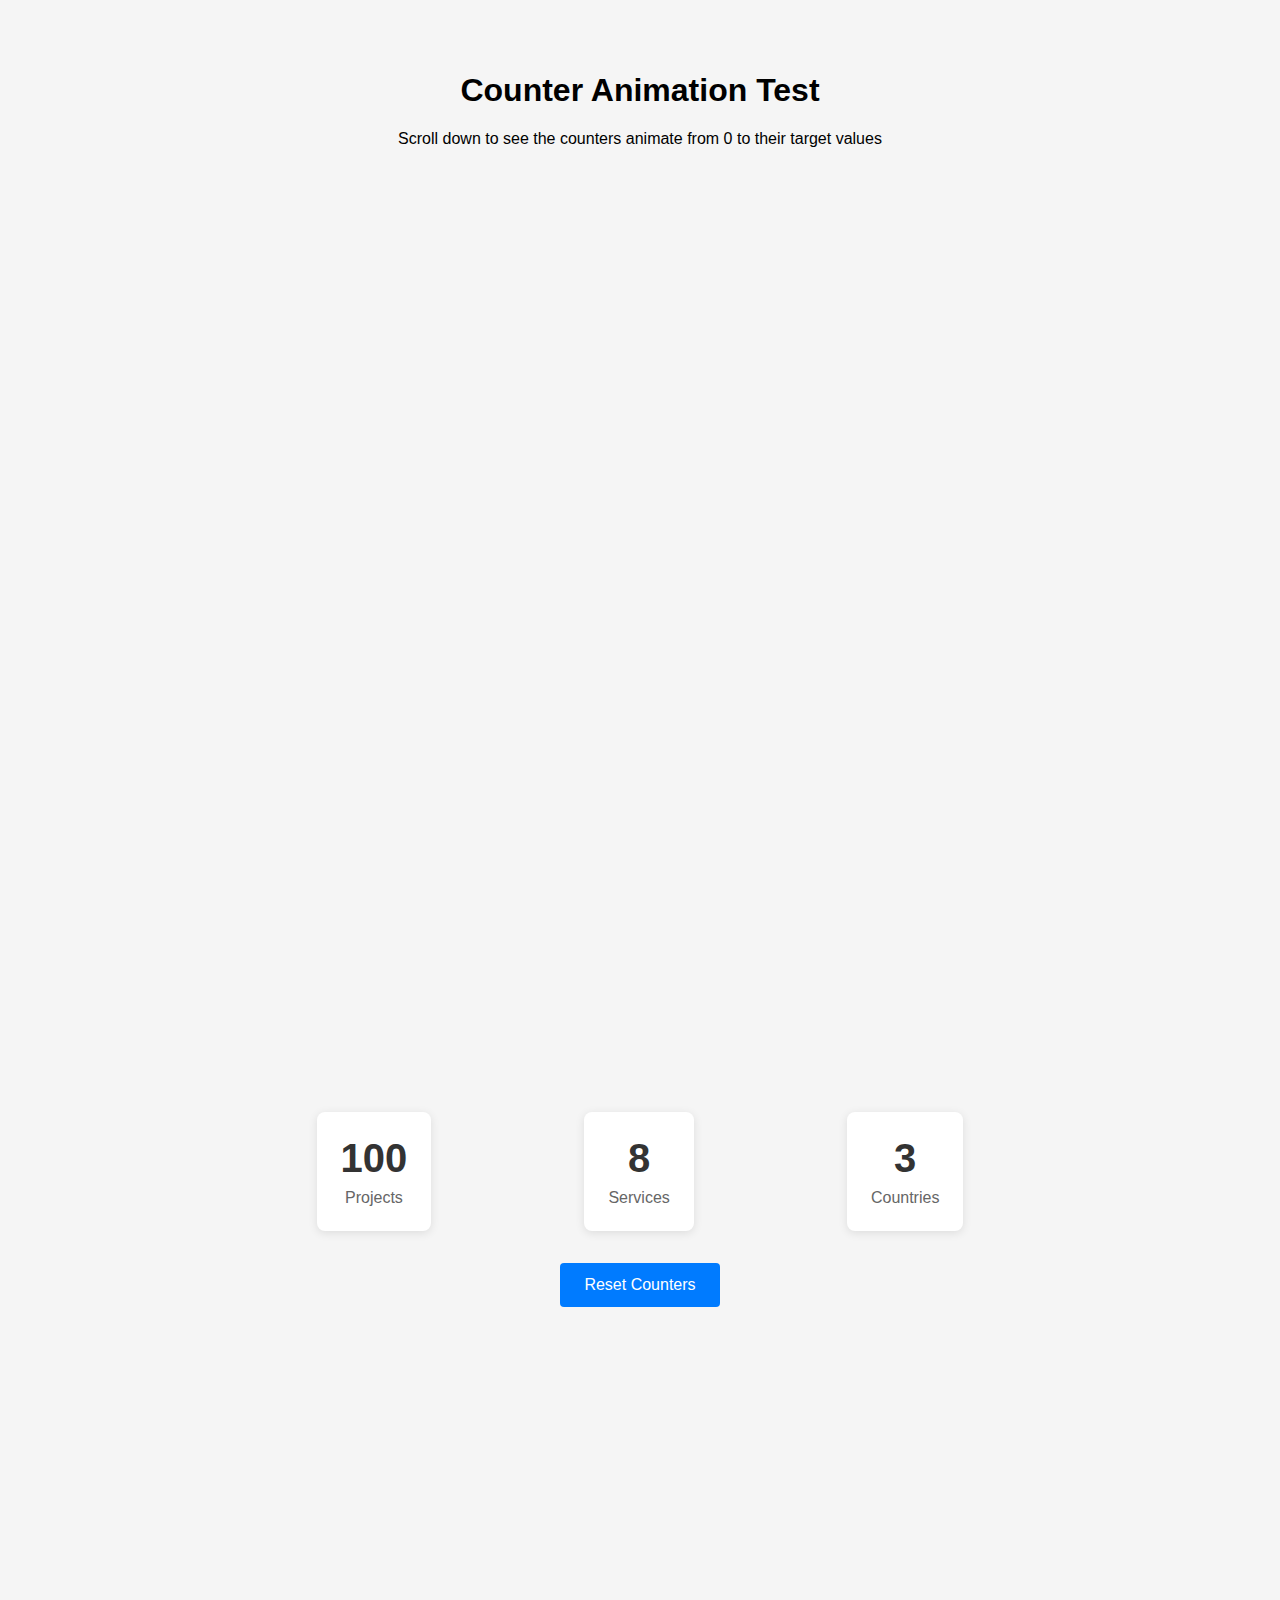
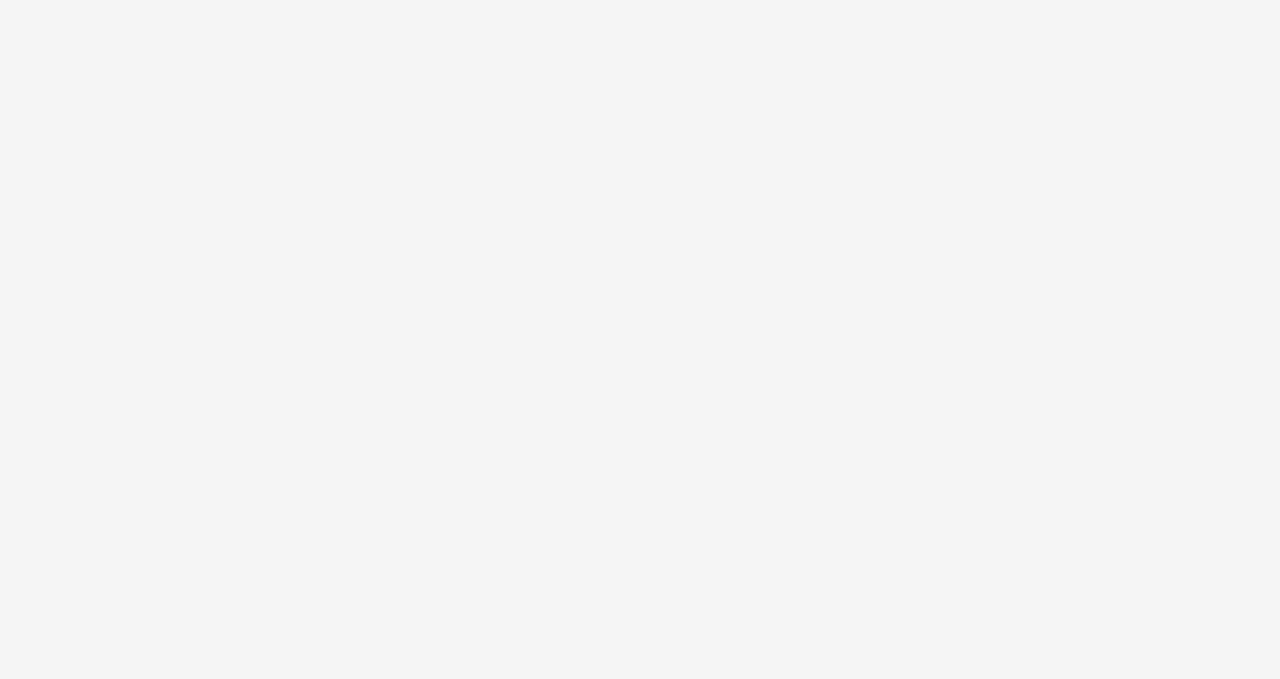
<file: counter-test.html>
<!DOCTYPE html>
<html lang="en">
<head>
    <meta charset="UTF-8">
    <meta name="viewport" content="width=device-width, initial-scale=1.0">
    <title>Counter Animation Test</title>
    <style>
        body {
            font-family: Arial, sans-serif;
            padding: 2rem;
            background-color: #f5f5f5;
        }
        .stats {
            display: flex;
            justify-content: space-around;
            max-width: 800px;
            margin: 2rem auto;
        }
        .stat-item {
            text-align: center;
            background: white;
            padding: 1.5rem;
            border-radius: 8px;
            box-shadow: 0 2px 10px rgba(0,0,0,0.1);
        }
        .stat-number {
            font-size: 2.5rem;
            font-weight: bold;
            color: #333;
            margin-bottom: 0.5rem;
        }
        .stat-label {
            font-size: 1rem;
            color: #666;
        }
        .test-section {
            text-align: center;
            margin: 2rem 0;
        }
        button {
            padding: 0.8rem 1.5rem;
            background-color: #007bff;
            color: white;
            border: none;
            border-radius: 4px;
            cursor: pointer;
            font-size: 1rem;
        }
        button:hover {
            background-color: #0056b3;
        }
    </style>
</head>
<body>
    <div class="test-section">
        <h1>Counter Animation Test</h1>
        <p>Scroll down to see the counters animate from 0 to their target values</p>
    </div>
    
    <!-- Spacer to allow scrolling -->
    <div style="height: 100vh;"></div>
    
    <div class="stats">
        <div class="stat-item">
            <div class="stat-number" data-count="100">100</div>
            <div class="stat-label">Projects</div>
        </div>

        <div class="stat-item">
            <div class="stat-number" data-count="8">8</div>
            <div class="stat-label">Services</div>
        </div>

        <div class="stat-item">
            <div class="stat-number" data-count="3">3</div>
            <div class="stat-label">Countries</div>
        </div>
    </div>
    
    <div class="test-section">
        <button id="resetCounters">Reset Counters</button>
    </div>
    
    <!-- Spacer to allow scrolling -->
    <div style="height: 100vh;"></div>

    <script type="module">
        // Import and initialize counters directly
        import { initCounters } from './js/counters.js';
        
        // Initialize counters when DOM is loaded
        document.addEventListener('DOMContentLoaded', () => {
            initCounters();
            
            // Add reset functionality
            document.getElementById('resetCounters').addEventListener('click', () => {
                // Reset all counters to show 0 again
                document.querySelectorAll('.stat-number').forEach(counter => {
                    counter.innerText = '0';
                });
                
                // Re-initialize counters after a short delay
                setTimeout(() => {
                    initCounters();
                }, 100);
            });
        });
    </script>
</body>
</html>
</file>
<file: css/main.css>
﻿*{margin:0;padding:0;box-sizing:border-box}html{scroll-behavior:smooth}body{font-family:"Montserrat","Poppins",sans-serif;background-color:#0b0b0b;color:#f8f8f8;line-height:1.6;overflow-x:hidden}h1,h2,h3,h4,h5,h6{font-weight:600;line-height:1.2;margin-bottom:1rem}h1{font-size:clamp(2.5rem,5vw,4rem);font-weight:800;line-height:1.1}h2{font-size:clamp(2rem,4vw,3rem);font-weight:700;line-height:1.2}h3{font-size:clamp(1.5rem,3vw,2rem);font-weight:600;line-height:1.3}p{font-size:1rem;font-weight:400;line-height:1.6;margin-bottom:1rem;color:rgba(248,248,248,.8)}a{color:#00aeef;text-decoration:none}a:hover{color:rgb(35,195.1673640167,255)}.container{max-width:1200px;margin:0 auto;padding:0 20px}.accent{color:#00aeef}.btn-primary{display:inline-block;padding:12px 24px;border:none;border-radius:4px;font-weight:600;text-align:center;text-decoration:none;cursor:pointer;transition:all .3s ease;background-color:#00aeef;color:#f8f8f8}.btn-primary:hover{background-color:rgb(0,136.870292887,188);box-shadow:0 0 15px rgba(0,174,239,.5)}.btn-ghost{display:inline-block;padding:12px 24px;border:none;border-radius:4px;font-weight:600;text-align:center;text-decoration:none;cursor:pointer;transition:all .3s ease;background-color:rgba(0,0,0,0);color:#f8f8f8;border:2px solid #00aeef}.btn-ghost:hover{background-color:rgba(0,174,239,.1);box-shadow:0 0 15px rgba(0,174,239,.3)}.section{padding:80px 0}.text-center{text-align:center}.sr-only{position:absolute;width:1px;height:1px;padding:0;margin:-1px;overflow:hidden;clip:rect(0, 0, 0, 0);white-space:nowrap;border:0}.site-header{position:sticky;top:0;z-index:100;background-color:rgba(11,11,11,.95);backdrop-filter:blur(10px);padding:20px 0;transition:all .3s ease}.site-header.shrink{padding:10px 0}.site-header.shrink .logo img{max-height:40px}.site-header .header-inner{display:flex;justify-content:space-between;align-items:center}.site-header .logo img{max-height:28px;width:auto;transition:all .3s ease}.site-header .main-nav ul{display:flex;justify-content:space-between;align-items:center;list-style:none;gap:30px}.site-header .main-nav ul li a{color:#f8f8f8;font-weight:400;position:relative}.site-header .main-nav ul li a::after{content:"";position:absolute;bottom:-5px;left:0;width:0;height:2px;background-color:#00aeef;transition:width .3s ease}.site-header .main-nav ul li a:hover::after{width:100%}.site-header .cta{margin-left:30px}.site-header .mobile-menu{display:none;background:none;border:none;color:#f8f8f8;font-size:1.5rem;cursor:pointer}@media(max-width: 767px){.site-header .main-nav{display:none}.site-header .cta{display:none}.site-header .mobile-menu{display:block}}.hero{min-height:80vh;display:flex;align-items:center;position:relative;overflow:hidden;background:url("../assets/images/hero-background.png");background-size:cover;background-position:center center;background-repeat:no-repeat}.hero::before{content:"";position:absolute;top:0;left:0;right:0;bottom:0;background:linear-gradient(135deg, rgba(0, 0, 0, 0.7) 0%, rgba(11, 11, 11, 0.9) 100%);z-index:-1}.hero .hero-inner{width:100%;max-width:1200px;margin:0 auto;padding:0 20px}.hero .hero-inner .hero-title{margin-bottom:20px;opacity:0;transform:translateY(20px);animation:fadeUp .8s ease forwards}.hero .hero-inner .hero-title .accent{position:relative}.hero .hero-inner .hero-title .accent::after{content:"";position:absolute;bottom:5px;left:0;width:100%;height:8px;background-color:rgba(0,174,239,.3);z-index:-1}.hero .hero-inner .hero-sub{font-size:1.5rem;max-width:600px;margin-bottom:40px;opacity:0;transform:translateY(20px);animation:fadeUp .8s ease .2s forwards;opacity:0}.hero .hero-inner .hero-ctas{display:flex;gap:20px;opacity:0;transform:translateY(20px);animation:fadeUp .8s ease .4s forwards;opacity:0}@media(max-width: 767px){.hero .hero-inner .hero-ctas .btn-ghost{display:none}}@keyframes fadeUp{to{opacity:1;transform:translateY(0)}}.about{display:flex;flex-direction:column;gap:50px}.about .about-content h2{margin-bottom:30px}.about .about-content p{margin-bottom:20px;max-width:800px}.about .stats{display:grid;grid-template-columns:repeat(3, 1fr);gap:20px}@media(max-width: 767px){.about .stats{grid-template-columns:1fr}}.about .stats .stat-item{text-align:center;padding:20px}.about .stats .stat-item .stat-number{font-size:2.5rem;font-weight:700;color:#00aeef;margin-bottom:10px}.about .stats .stat-item .stat-label{font-size:1rem;color:rgba(248,248,248,.7)}.mission .mission-grid{display:grid;grid-template-columns:repeat(3, 1fr);gap:30px}@media(max-width: 1023px){.mission .mission-grid{grid-template-columns:1fr}}.mission .mission-grid .mission-card{background-color:rgba(0,0,0,.5);border-radius:8px;padding:30px;transition:all .3s ease;border:1px solid rgba(248,248,248,.1)}.mission .mission-grid .mission-card:hover{transform:translateY(-5px);border-color:#00aeef;box-shadow:0 10px 20px rgba(0,0,0,.3)}.mission .mission-grid .mission-card h3{margin-bottom:20px;color:#00aeef}.mission .mission-grid .mission-card p{margin-bottom:0}.mission .mission-grid .mission-card ul{list-style:none;padding:0}.mission .mission-grid .mission-card ul li{margin-bottom:15px;padding-left:20px;position:relative}.mission .mission-grid .mission-card ul li::before{content:"♞";color:#00aeef;position:absolute;left:0}.video-strip{position:relative;height:400px;background:linear-gradient(rgba(0, 0, 0, 0.7), rgba(0, 0, 0, 0.7)),linear-gradient(135deg, #0B0B0B 0%, #000000 100%);display:flex;align-items:center;margin:80px 0}.video-strip .video-content{max-width:1200px;margin:0 auto;padding:0 20px;display:flex;align-items:center;gap:30px}@media(max-width: 1023px){.video-strip .video-content{flex-direction:column;text-align:center}}.video-strip .video-content .video-text{flex:1}.video-strip .video-content .video-text h2{margin-bottom:10px}.video-strip .video-content .video-play{display:flex;justify-content:center;align-items:center;width:80px;height:80px;border-radius:50%;background-color:#00aeef;color:#000;font-size:1.5rem;cursor:pointer;transition:all .3s ease}.video-strip .video-content .video-play:hover{transform:scale(1.1);box-shadow:0 0 20px rgba(0,174,239,.5)}.services .services-grid{display:grid;grid-template-columns:repeat(4, 1fr);gap:30px}@media(max-width: 1023px){.services .services-grid{grid-template-columns:repeat(2, 1fr)}}@media(max-width: 767px){.services .services-grid{grid-template-columns:1fr}}.services .services-grid .service-card{background-color:rgba(0,0,0,.5);border-radius:8px;padding:30px;transition:all .3s ease;border:1px solid rgba(248,248,248,.1)}.services .services-grid .service-card:hover{transform:translateY(-5px);border-color:#00aeef;box-shadow:0 10px 20px rgba(0,0,0,.3)}.services .services-grid .service-card .service-icon{font-size:2rem;margin-bottom:20px;color:#00aeef}.services .services-grid .service-card h3{margin-bottom:15px}.services .services-grid .service-card p{margin-bottom:20px;color:rgba(248,248,248,.7)}.services .services-grid .service-card a{color:#00aeef;font-weight:600;display:inline-flex;align-items:center;gap:5px}.services .services-grid .service-card a:hover{color:rgb(35,195.1673640167,255)}.contact{display:grid;grid-template-columns:1fr 1fr;gap:50px}@media(max-width: 1023px){.contact{grid-template-columns:1fr}}.contact .contact-form .form-group{margin-bottom:20px}.contact .contact-form .form-group label{display:block;margin-bottom:8px;font-weight:600}.contact .contact-form .form-group input,.contact .contact-form .form-group textarea{width:100%;padding:12px 15px;background-color:rgba(0,0,0,.5);border:1px solid rgba(248,248,248,.1);border-radius:4px;color:#f8f8f8;font-family:"Montserrat","Poppins",sans-serif}.contact .contact-form .form-group input:focus,.contact .contact-form .form-group textarea:focus{outline:none;border-color:#00aeef}.contact .contact-form .form-group textarea{min-height:150px;resize:vertical}.contact .contact-info h2{margin-bottom:30px}.contact .contact-info .contact-details{margin-bottom:30px}.contact .contact-info .contact-details p{display:flex;align-items:center;gap:15px;margin-bottom:15px}.contact .contact-info .contact-details p i{color:#00aeef;width:24px}.contact .contact-info .social-links{display:flex;gap:15px;margin-top:20px}.contact .contact-info .social-links a{display:flex;justify-content:center;align-items:center;width:40px;height:40px;border-radius:50%;background-color:rgba(248,248,248,.1);color:#f8f8f8;transition:all .3s ease}.contact .contact-info .social-links a img{width:20px;height:20px}.contact .contact-info .social-links a:hover{background-color:#00aeef;color:#000;transform:translateY(-3px)}.contact .contact-info .social-links a:hover img{filter:brightness(0)}.site-footer{background-color:rgba(0,0,0,.8);padding:50px 0 20px;margin-top:80px}.site-footer .footer-content{display:grid;grid-template-columns:1fr 1fr 1fr;gap:30px;margin-bottom:40px}@media(max-width: 1023px){.site-footer .footer-content{grid-template-columns:1fr}}.site-footer .footer-content .footer-logo img{max-height:50px;margin-bottom:20px}.site-footer .footer-content .footer-logo p{color:rgba(248,248,248,.7);max-width:300px}.site-footer .footer-content .footer-links h3{margin-bottom:20px;position:relative;padding-bottom:10px}.site-footer .footer-content .footer-links h3::after{content:"";position:absolute;bottom:0;left:0;width:50px;height:2px;background-color:#00aeef}.site-footer .footer-content .footer-links ul{list-style:none}.site-footer .footer-content .footer-links ul li{margin-bottom:10px}.site-footer .footer-content .footer-links ul li a{color:rgba(248,248,248,.7)}.site-footer .footer-content .footer-links ul li a:hover{color:#00aeef}.site-footer .footer-content .footer-contact h3{margin-bottom:20px;position:relative;padding-bottom:10px}.site-footer .footer-content .footer-contact h3::after{content:"";position:absolute;bottom:0;left:0;width:50px;height:2px;background-color:#00aeef}.site-footer .footer-content .footer-contact .social-links{display:flex;gap:15px;margin-top:20px}.site-footer .footer-content .footer-contact .social-links a{display:flex;justify-content:center;align-items:center;width:40px;height:40px;border-radius:50%;background-color:rgba(248,248,248,.1);color:#f8f8f8;transition:all .3s ease}.site-footer .footer-content .footer-contact .social-links a img{width:20px;height:20px}.site-footer .footer-content .footer-contact .social-links a:hover{background-color:#00aeef;color:#000;transform:translateY(-3px)}.site-footer .footer-content .footer-contact .social-links a:hover img{filter:brightness(0)}.site-footer .footer-bottom{border-top:1px solid rgba(248,248,248,.1);padding-top:20px;text-align:center;color:rgba(248,248,248,.7);font-size:.875rem}.site-footer .footer-bottom p{margin-bottom:10px}.site-footer .footer-bottom a{color:#00aeef;margin:0 5px}.site-footer .footer-bottom a:hover{color:rgb(35,195.1673640167,255)}.modal{display:none;position:fixed;z-index:200;left:0;top:0;width:100%;height:100%;background-color:rgba(0,0,0,.8);backdrop-filter:blur(5px)}.modal.show{display:block}.modal .modal-content{position:relative;background-color:#0b0b0b;margin:5% auto;padding:0;border:1px solid #00aeef;border-radius:8px;width:90%;max-width:900px;box-shadow:0 0 30px rgba(0,174,239,.3);animation:modalFade .3s ease}.modal .modal-content .close{position:absolute;top:15px;right:20px;color:#f8f8f8;font-size:2rem;font-weight:bold;cursor:pointer;z-index:10;transition:color .3s ease}.modal .modal-content .close:hover,.modal .modal-content .close:focus{color:#00aeef}.modal .modal-content .video-wrapper{position:relative;padding-bottom:56.25%;height:0;overflow:hidden;border-radius:8px}.modal .modal-content .video-wrapper iframe{position:absolute;top:0;left:0;width:100%;height:100%;border:none}@keyframes modalFade{from{opacity:0;transform:translateY(-50px)}to{opacity:1;transform:translateY(0)}}@media(prefers-reduced-motion: reduce){*,*::before,*::after{animation-duration:.01ms !important;animation-iteration-count:1 !important;transition-duration:.01ms !important}}/*# sourceMappingURL=main.min.css.map */
</file>
<file: Think-static-site/css/main.css>
﻿*{margin:0;padding:0;box-sizing:border-box}html{scroll-behavior:smooth}body{font-family:"Montserrat","Poppins",sans-serif;background-color:#0b0b0b;color:#f8f8f8;line-height:1.6;overflow-x:hidden}h1,h2,h3,h4,h5,h6{font-weight:600;line-height:1.2;margin-bottom:1rem}h1{font-size:clamp(2.5rem,5vw,4rem);font-weight:800;line-height:1.1}h2{font-size:clamp(2rem,4vw,3rem);font-weight:700;line-height:1.2}h3{font-size:clamp(1.5rem,3vw,2rem);font-weight:600;line-height:1.3}p{font-size:1rem;font-weight:400;line-height:1.6;margin-bottom:1rem;color:rgba(248,248,248,.8)}a{color:#00aeef;text-decoration:none}a:hover{color:rgb(35,195.1673640167,255)}.container{max-width:1200px;margin:0 auto;padding:0 20px}.accent{color:#00aeef}.btn-primary{display:inline-block;padding:12px 24px;border:none;border-radius:4px;font-weight:600;text-align:center;text-decoration:none;cursor:pointer;transition:all .3s ease;background-color:#00aeef;color:#f8f8f8}.btn-primary:hover{background-color:rgb(0,136.870292887,188);box-shadow:0 0 15px rgba(0,174,239,.5)}.btn-ghost{display:inline-block;padding:12px 24px;border:none;border-radius:4px;font-weight:600;text-align:center;text-decoration:none;cursor:pointer;transition:all .3s ease;background-color:rgba(0,0,0,0);color:#f8f8f8;border:2px solid #00aeef}.btn-ghost:hover{background-color:rgba(0,174,239,.1);box-shadow:0 0 15px rgba(0,174,239,.3)}.section{padding:80px 0}.text-center{text-align:center}.sr-only{position:absolute;width:1px;height:1px;padding:0;margin:-1px;overflow:hidden;clip:rect(0, 0, 0, 0);white-space:nowrap;border:0}.site-header{position:sticky;top:0;z-index:100;background-color:rgba(11,11,11,.95);backdrop-filter:blur(10px);padding:20px 0;transition:all .3s ease}.site-header.shrink{padding:10px 0}.site-header.shrink .logo img{max-height:40px}.site-header .header-inner{display:flex;justify-content:space-between;align-items:center}.site-header .logo img{max-height:28px;width:auto;transition:all .3s ease}.site-header .main-nav ul{display:flex;justify-content:space-between;align-items:center;list-style:none;gap:30px}.site-header .main-nav ul li a{color:#f8f8f8;font-weight:400;position:relative}.site-header .main-nav ul li a::after{content:"";position:absolute;bottom:-5px;left:0;width:0;height:2px;background-color:#00aeef;transition:width .3s ease}.site-header .main-nav ul li a:hover::after{width:100%}.site-header .cta{margin-left:30px}.site-header .mobile-menu{display:none;background:none;border:none;color:#f8f8f8;font-size:1.5rem;cursor:pointer}@media(max-width: 767px){.site-header .main-nav{display:none}.site-header .cta{display:none}.site-header .mobile-menu{display:block}}.hero{min-height:80vh;display:flex;align-items:center;position:relative;overflow:hidden;background:url("../assets/images/hero-background.png");background-size:cover;background-position:center center;background-repeat:no-repeat}.hero::before{content:"";position:absolute;top:0;left:0;right:0;bottom:0;background:linear-gradient(135deg, rgba(0, 0, 0, 0.7) 0%, rgba(11, 11, 11, 0.9) 100%);z-index:-1}.hero .hero-inner{width:100%;max-width:1200px;margin:0 auto;padding:0 20px}.hero .hero-inner .hero-title{margin-bottom:20px;opacity:0;transform:translateY(20px);animation:fadeUp .8s ease forwards}.hero .hero-inner .hero-title .accent{position:relative}.hero .hero-inner .hero-title .accent::after{content:"";position:absolute;bottom:5px;left:0;width:100%;height:8px;background-color:rgba(0,174,239,.3);z-index:-1}.hero .hero-inner .hero-sub{font-size:1.5rem;max-width:600px;margin-bottom:40px;opacity:0;transform:translateY(20px);animation:fadeUp .8s ease .2s forwards;opacity:0}.hero .hero-inner .hero-ctas{display:flex;gap:20px;opacity:0;transform:translateY(20px);animation:fadeUp .8s ease .4s forwards;opacity:0}@media(max-width: 767px){.hero .hero-inner .hero-ctas .btn-ghost{display:none}}@keyframes fadeUp{to{opacity:1;transform:translateY(0)}}.about{display:flex;flex-direction:column;gap:50px}.about .about-content h2{margin-bottom:30px}.about .about-content p{margin-bottom:20px;max-width:800px}.about .stats{display:grid;grid-template-columns:repeat(3, 1fr);gap:20px}@media(max-width: 767px){.about .stats{grid-template-columns:1fr}}.about .stats .stat-item{text-align:center;padding:20px}.about .stats .stat-item .stat-number{font-size:2.5rem;font-weight:700;color:#00aeef;margin-bottom:10px}.about .stats .stat-item .stat-label{font-size:1rem;color:rgba(248,248,248,.7)}.mission .mission-grid{display:grid;grid-template-columns:repeat(3, 1fr);gap:30px}@media(max-width: 1023px){.mission .mission-grid{grid-template-columns:1fr}}.mission .mission-grid .mission-card{background-color:rgba(0,0,0,.5);border-radius:8px;padding:30px;transition:all .3s ease;border:1px solid rgba(248,248,248,.1)}.mission .mission-grid .mission-card:hover{transform:translateY(-5px);border-color:#00aeef;box-shadow:0 10px 20px rgba(0,0,0,.3)}.mission .mission-grid .mission-card h3{margin-bottom:20px;color:#00aeef}.mission .mission-grid .mission-card p{margin-bottom:0}.mission .mission-grid .mission-card ul{list-style:none;padding:0}.mission .mission-grid .mission-card ul li{margin-bottom:15px;padding-left:20px;position:relative}.mission .mission-grid .mission-card ul li::before{content:"♞";color:#00aeef;position:absolute;left:0}.video-strip{position:relative;height:400px;background:linear-gradient(rgba(0, 0, 0, 0.7), rgba(0, 0, 0, 0.7)),linear-gradient(135deg, #0B0B0B 0%, #000000 100%);display:flex;align-items:center;margin:80px 0}.video-strip .video-content{max-width:1200px;margin:0 auto;padding:0 20px;display:flex;align-items:center;gap:30px}@media(max-width: 1023px){.video-strip .video-content{flex-direction:column;text-align:center}}.video-strip .video-content .video-text{flex:1}.video-strip .video-content .video-text h2{margin-bottom:10px}.video-strip .video-content .video-play{display:flex;justify-content:center;align-items:center;width:80px;height:80px;border-radius:50%;background-color:#00aeef;color:#000;font-size:1.5rem;cursor:pointer;transition:all .3s ease}.video-strip .video-content .video-play:hover{transform:scale(1.1);box-shadow:0 0 20px rgba(0,174,239,.5)}.services .services-grid{display:grid;grid-template-columns:repeat(4, 1fr);gap:30px}@media(max-width: 1023px){.services .services-grid{grid-template-columns:repeat(2, 1fr)}}@media(max-width: 767px){.services .services-grid{grid-template-columns:1fr}}.services .services-grid .service-card{background-color:rgba(0,0,0,.5);border-radius:8px;padding:30px;transition:all .3s ease;border:1px solid rgba(248,248,248,.1)}.services .services-grid .service-card:hover{transform:translateY(-5px);border-color:#00aeef;box-shadow:0 10px 20px rgba(0,0,0,.3)}.services .services-grid .service-card .service-icon{font-size:2rem;margin-bottom:20px;color:#00aeef}.services .services-grid .service-card h3{margin-bottom:15px}.services .services-grid .service-card p{margin-bottom:20px;color:rgba(248,248,248,.7)}.services .services-grid .service-card a{color:#00aeef;font-weight:600;display:inline-flex;align-items:center;gap:5px}.services .services-grid .service-card a:hover{color:rgb(35,195.1673640167,255)}.contact{display:grid;grid-template-columns:1fr 1fr;gap:50px}@media(max-width: 1023px){.contact{grid-template-columns:1fr}}.contact .contact-form .form-group{margin-bottom:20px}.contact .contact-form .form-group label{display:block;margin-bottom:8px;font-weight:600}.contact .contact-form .form-group input,.contact .contact-form .form-group textarea{width:100%;padding:12px 15px;background-color:rgba(0,0,0,.5);border:1px solid rgba(248,248,248,.1);border-radius:4px;color:#f8f8f8;font-family:"Montserrat","Poppins",sans-serif}.contact .contact-form .form-group input:focus,.contact .contact-form .form-group textarea:focus{outline:none;border-color:#00aeef}.contact .contact-form .form-group textarea{min-height:150px;resize:vertical}.contact .contact-info h2{margin-bottom:30px}.contact .contact-info .contact-details{margin-bottom:30px}.contact .contact-info .contact-details p{display:flex;align-items:center;gap:15px;margin-bottom:15px}.contact .contact-info .contact-details p i{color:#00aeef;width:24px}.contact .contact-info .social-links{display:flex;gap:15px;margin-top:20px}.contact .contact-info .social-links a{display:flex;justify-content:center;align-items:center;width:40px;height:40px;border-radius:50%;background-color:rgba(248,248,248,.1);color:#f8f8f8;transition:all .3s ease}.contact .contact-info .social-links a img{width:20px;height:20px}.contact .contact-info .social-links a:hover{background-color:#00aeef;color:#000;transform:translateY(-3px)}.contact .contact-info .social-links a:hover img{filter:brightness(0)}.site-footer{background-color:rgba(0,0,0,.8);padding:50px 0 20px;margin-top:80px}.site-footer .footer-content{display:grid;grid-template-columns:1fr 1fr 1fr;gap:30px;margin-bottom:40px}@media(max-width: 1023px){.site-footer .footer-content{grid-template-columns:1fr}}.site-footer .footer-content .footer-logo img{max-height:50px;margin-bottom:20px}.site-footer .footer-content .footer-logo p{color:rgba(248,248,248,.7);max-width:300px}.site-footer .footer-content .footer-links h3{margin-bottom:20px;position:relative;padding-bottom:10px}.site-footer .footer-content .footer-links h3::after{content:"";position:absolute;bottom:0;left:0;width:50px;height:2px;background-color:#00aeef}.site-footer .footer-content .footer-links ul{list-style:none}.site-footer .footer-content .footer-links ul li{margin-bottom:10px}.site-footer .footer-content .footer-links ul li a{color:rgba(248,248,248,.7)}.site-footer .footer-content .footer-links ul li a:hover{color:#00aeef}.site-footer .footer-content .footer-contact h3{margin-bottom:20px;position:relative;padding-bottom:10px}.site-footer .footer-content .footer-contact h3::after{content:"";position:absolute;bottom:0;left:0;width:50px;height:2px;background-color:#00aeef}.site-footer .footer-content .footer-contact .social-links{display:flex;gap:15px;margin-top:20px}.site-footer .footer-content .footer-contact .social-links a{display:flex;justify-content:center;align-items:center;width:40px;height:40px;border-radius:50%;background-color:rgba(248,248,248,.1);color:#f8f8f8;transition:all .3s ease}.site-footer .footer-content .footer-contact .social-links a img{width:20px;height:20px}.site-footer .footer-content .footer-contact .social-links a:hover{background-color:#00aeef;color:#000;transform:translateY(-3px)}.site-footer .footer-content .footer-contact .social-links a:hover img{filter:brightness(0)}.site-footer .footer-bottom{border-top:1px solid rgba(248,248,248,.1);padding-top:20px;text-align:center;color:rgba(248,248,248,.7);font-size:.875rem}.site-footer .footer-bottom p{margin-bottom:10px}.site-footer .footer-bottom a{color:#00aeef;margin:0 5px}.site-footer .footer-bottom a:hover{color:rgb(35,195.1673640167,255)}.modal{display:none;position:fixed;z-index:200;left:0;top:0;width:100%;height:100%;background-color:rgba(0,0,0,.8);backdrop-filter:blur(5px)}.modal.show{display:block}.modal .modal-content{position:relative;background-color:#0b0b0b;margin:5% auto;padding:0;border:1px solid #00aeef;border-radius:8px;width:90%;max-width:900px;box-shadow:0 0 30px rgba(0,174,239,.3);animation:modalFade .3s ease}.modal .modal-content .close{position:absolute;top:15px;right:20px;color:#f8f8f8;font-size:2rem;font-weight:bold;cursor:pointer;z-index:10;transition:color .3s ease}.modal .modal-content .close:hover,.modal .modal-content .close:focus{color:#00aeef}.modal .modal-content .video-wrapper{position:relative;padding-bottom:56.25%;height:0;overflow:hidden;border-radius:8px}.modal .modal-content .video-wrapper iframe{position:absolute;top:0;left:0;width:100%;height:100%;border:none}@keyframes modalFade{from{opacity:0;transform:translateY(-50px)}to{opacity:1;transform:translateY(0)}}@media(prefers-reduced-motion: reduce){*,*::before,*::after{animation-duration:.01ms !important;animation-iteration-count:1 !important;transition-duration:.01ms !important}}/*# sourceMappingURL=main.min.css.map */
</file>
